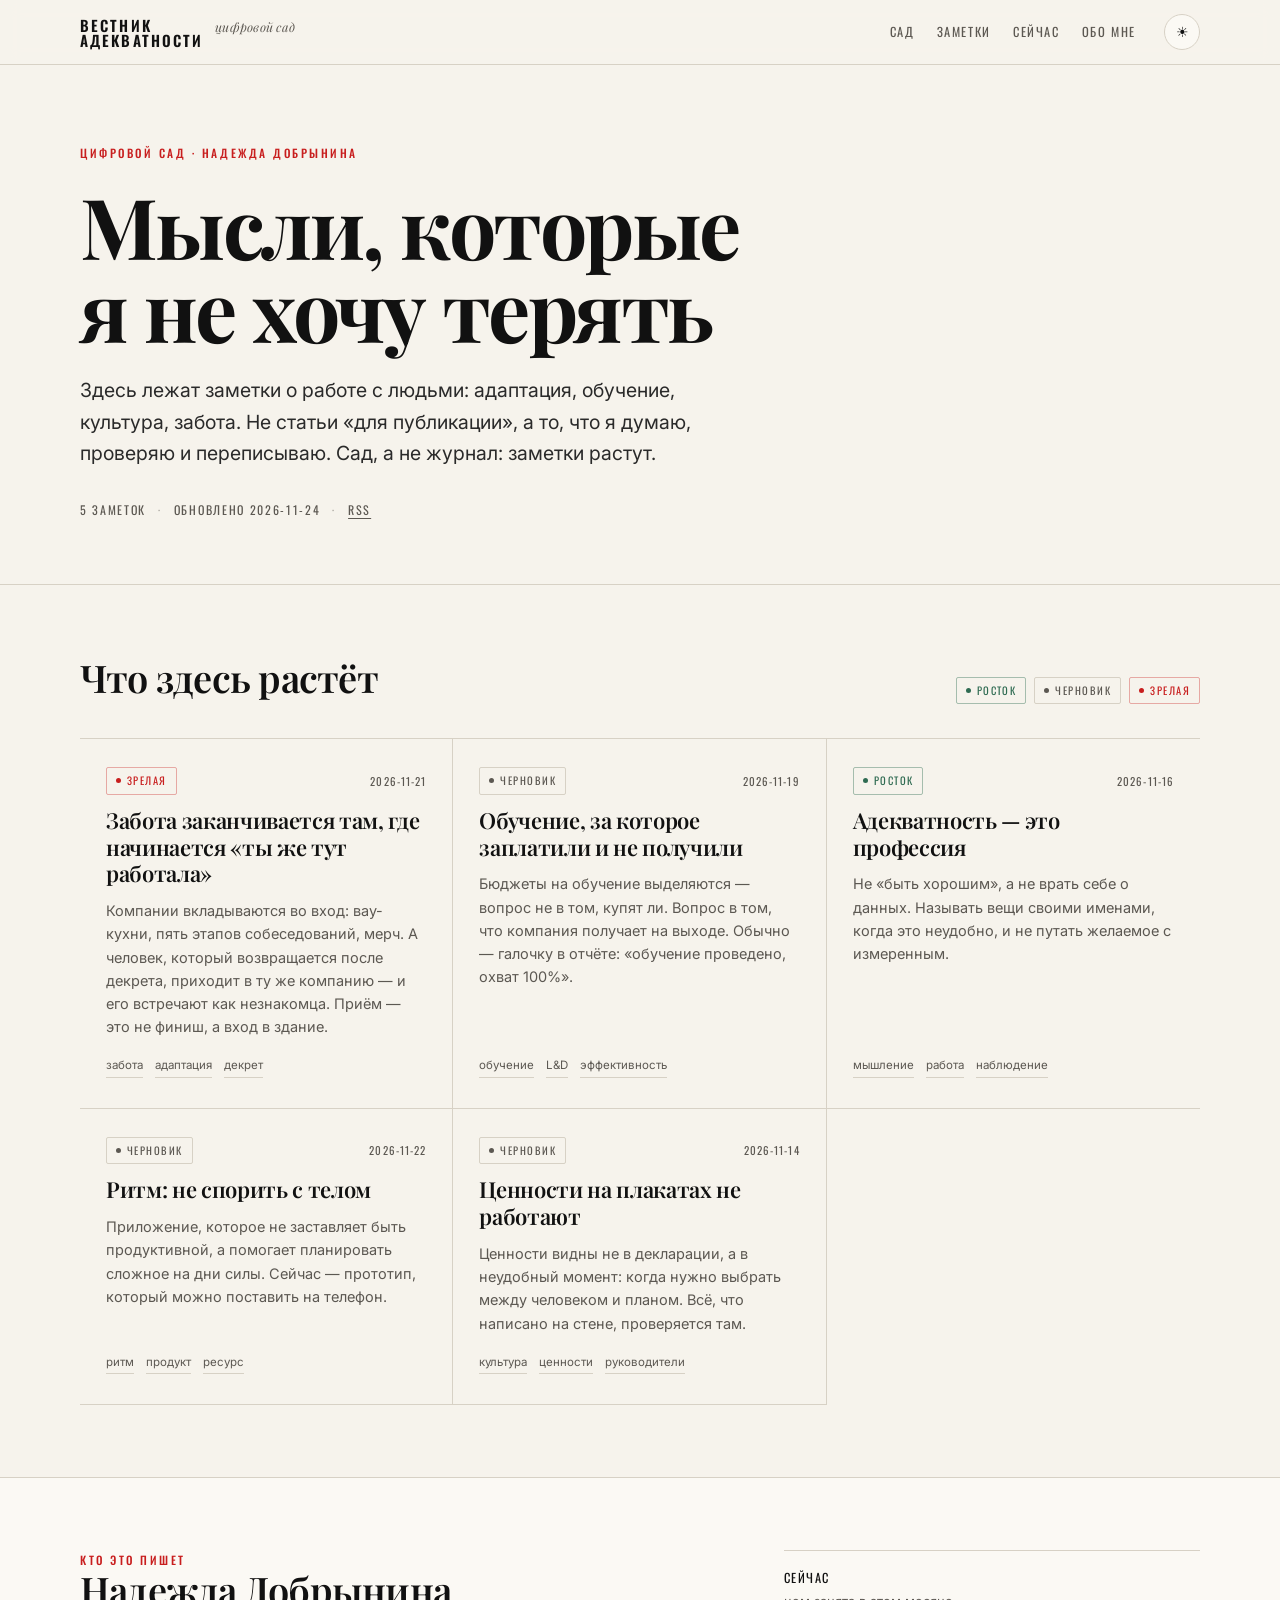
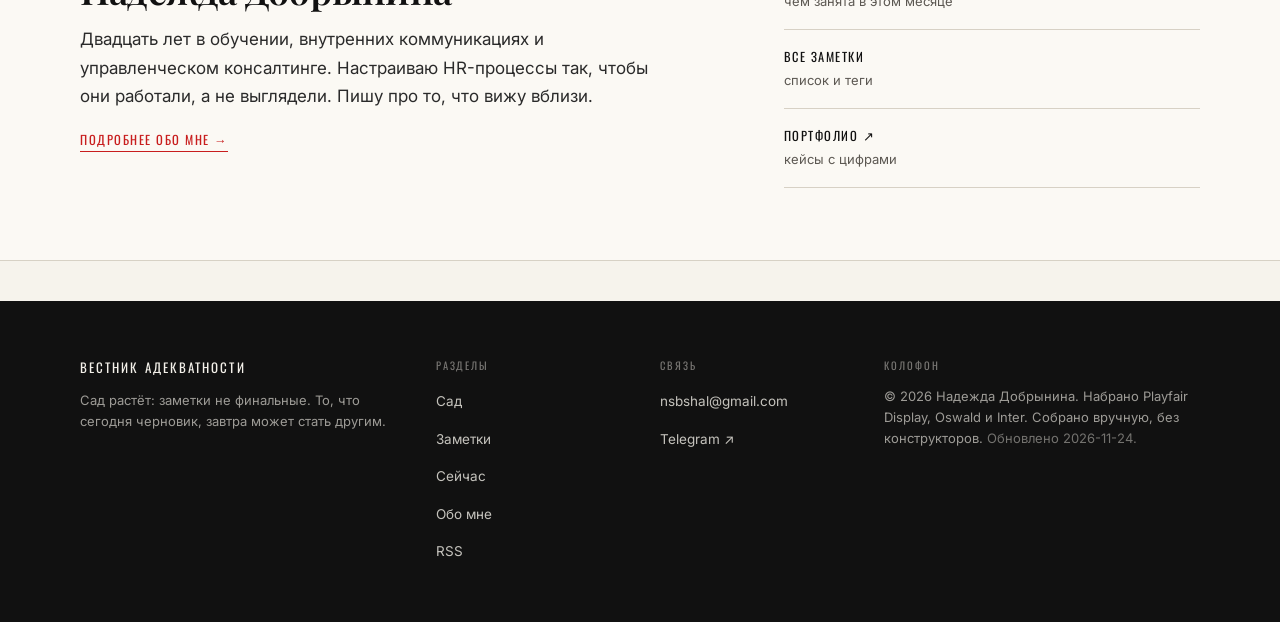
<file: index.html>
<!DOCTYPE html>
<html lang="ru" data-theme="light">
<head>
<meta charset="utf-8">
<meta name="viewport" content="width=device-width, initial-scale=1">
<title>Вестник адекватности — цифровой сад</title>
<meta name="description" content="Цифровой сад Надежды Добрыниной: заметки о работе с людьми, обучении и заботе без пафоса.">
<link rel="canonical" href="https://nsbshal-arch.github.io/sad/">
<meta property="og:type" content="website">
<meta property="og:title" content="Вестник адекватности — цифровой сад">
<meta property="og:description" content="Цифровой сад Надежды Добрыниной: заметки о работе с людьми, обучении и заботе без пафоса.">
<meta property="og:url" content="https://nsbshal-arch.github.io/sad/">
<meta property="og:site_name" content="Вестник адекватности">
<meta name="twitter:card" content="summary">
<link rel="alternate" type="application/rss+xml" title="Вестник адекватности" href="rss.xml">
<link rel="preconnect" href="https://fonts.googleapis.com">
<link rel="preconnect" href="https://fonts.gstatic.com" crossorigin>
<link href="https://fonts.googleapis.com/css2?family=Inter:wght@300;400;500;600&family=Oswald:wght@400;500;600&family=Playfair+Display:ital,wght@0,500;0,600;0,700;0,800;1,400&display=swap" rel="stylesheet">
<link rel="stylesheet" href="style.css">
<script>
  (function () {
    var t = null;
    try { t = localStorage.getItem("sad-theme"); } catch (e) {}
    if (!t && window.matchMedia && window.matchMedia("(prefers-color-scheme: dark)").matches) t = "dark";
    if (t) document.documentElement.setAttribute("data-theme", t);
  })();
</script>
</head>
<body>
<div class="progress" id="progress" aria-hidden="true"></div>
<header class="site-head">
  <div class="wrap head-inner">
    <a class="wordmark" href="index.html">
      <span class="wm-main">Вестник<br>адекватности</span>
      <span class="wm-sub">цифровой сад</span>
    </a>
    <nav class="site-nav"><a href="index.html">Сад</a><a href="notes.html">Заметки</a><a href="now.html">Сейчас</a><a href="about.html">Обо мне</a></nav>
    <button class="theme-toggle" id="themeToggle" aria-label="Сменить тему" title="Сменить тему">
      <span class="tt-sun">☀</span><span class="tt-moon">☾</span>
    </button>
  </div>
</header>

<main>
  <section class="hero">
    <div class="wrap">
      <div class="kicker">цифровой сад · Надежда Добрынина</div>
      <h1 class="hero-title">Мысли, которые<br>я&nbsp;не&nbsp;хочу терять</h1>
      <p class="hero-lead">Здесь лежат заметки о работе с людьми: адаптация, обучение, культура, забота. Не статьи «для публикации», а то, что я думаю, проверяю и переписываю. Сад, а не журнал: заметки растут.</p>
      <div class="hero-meta">
        <span>5 заметок</span>
        <span class="dot">·</span>
        <span>обновлено 2026-11-24</span>
        <span class="dot">·</span>
        <a href="rss.xml">RSS</a>
      </div>
    </div>
  </section>

  <section class="section">
    <div class="wrap">
      <div class="sec-head">
        <h2 class="sec-title">Что здесь растёт</h2>
        <div class="legend">
          <span class="chip chip-seed">росток</span>
          <span class="chip chip-draft">черновик</span>
          <span class="chip chip-ever">зрелая</span>
        </div>
      </div>
      <div class="notes-grid">
        <a class="note-card" href="notes/zabota-zakanchivaetsya.html">
          <div class="nc-top"><span class="chip chip-ever" title="Устоявшаяся заметка. Ссылаться можно.">зрелая</span><span class="nc-date">2026-11-21</span></div>
          <h3 class="nc-title">Забота заканчивается там, где начинается «ты же тут работала»</h3>
          <p class="nc-excerpt">Компании вкладываются во вход: вау-кухни, пять этапов собеседований, мерч. А человек, который возвращается после декрета, приходит в ту же компанию — и его встречают как незнакомца. Приём — это не финиш, а вход в здание.</p>
          <div class="nc-tags"><span class="tag">забота</span><span class="tag">адаптация</span><span class="tag">декрет</span></div>
        </a>
        <a class="note-card" href="notes/obuchenie-zaplatili.html">
          <div class="nc-top"><span class="chip chip-draft" title="Собрано, но не отшлифовано. Может поменяться.">черновик</span><span class="nc-date">2026-11-19</span></div>
          <h3 class="nc-title">Обучение, за которое заплатили и не получили</h3>
          <p class="nc-excerpt">Бюджеты на обучение выделяются — вопрос не в том, купят ли. Вопрос в том, что компания получает на выходе. Обычно — галочку в отчёте: «обучение проведено, охват 100%».</p>
          <div class="nc-tags"><span class="tag">обучение</span><span class="tag">L&amp;D</span><span class="tag">эффективность</span></div>
        </a>
        <a class="note-card" href="notes/adekvatnost-kak-professiya.html">
          <div class="nc-top"><span class="chip chip-seed" title="Заметка только проклюнулась: мысль есть, выводов пока нет.">росток</span><span class="nc-date">2026-11-16</span></div>
          <h3 class="nc-title">Адекватность — это профессия</h3>
          <p class="nc-excerpt">Не «быть хорошим», а не врать себе о данных. Называть вещи своими именами, когда это неудобно, и не путать желаемое с измеренным.</p>
          <div class="nc-tags"><span class="tag">мышление</span><span class="tag">работа</span><span class="tag">наблюдение</span></div>
        </a>
        <a class="note-card" href="notes/ritm-ne-sporit.html">
          <div class="nc-top"><span class="chip chip-draft" title="Собрано, но не отшлифовано. Может поменяться.">черновик</span><span class="nc-date">2026-11-22</span></div>
          <h3 class="nc-title">Ритм: не спорить с телом</h3>
          <p class="nc-excerpt">Приложение, которое не заставляет быть продуктивной, а помогает планировать сложное на дни силы. Сейчас — прототип, который можно поставить на телефон.</p>
          <div class="nc-tags"><span class="tag">ритм</span><span class="tag">продукт</span><span class="tag">ресурс</span></div>
        </a>
        <a class="note-card" href="notes/cennosti-na-plakatah.html">
          <div class="nc-top"><span class="chip chip-draft" title="Собрано, но не отшлифовано. Может поменяться.">черновик</span><span class="nc-date">2026-11-14</span></div>
          <h3 class="nc-title">Ценности на плакатах не работают</h3>
          <p class="nc-excerpt">Ценности видны не в декларации, а в неудобный момент: когда нужно выбрать между человеком и планом. Всё, что написано на стене, проверяется там.</p>
          <div class="nc-tags"><span class="tag">культура</span><span class="tag">ценности</span><span class="tag">руководители</span></div>
        </a>
      </div>
    </div>
  </section>

  <section class="section section-alt">
    <div class="wrap">
      <div class="about-strip">
        <div class="as-text">
          <div class="kicker">кто это пишет</div>
          <h2 class="sec-title">Надежда Добрынина</h2>
          <p>Двадцать лет в обучении, внутренних коммуникациях и управленческом консалтинге. Настраиваю HR-процессы так, чтобы они работали, а не выглядели. Пишу про то, что вижу вблизи.</p>
          <p><a class="link-arrow" href="about.html">Подробнее обо мне →</a></p>
        </div>
        <div class="as-links">
          <a class="quick" href="now.html"><span class="q-label">Сейчас</span><span class="q-text">чем занята в этом месяце</span></a>
          <a class="quick" href="notes.html"><span class="q-label">Все заметки</span><span class="q-text">список и теги</span></a>
          <a class="quick" href="https://nsbshal-arch.github.io/portfolio-v2/" target="_blank" rel="noopener"><span class="q-label">Портфолио ↗</span><span class="q-text">кейсы с цифрами</span></a>
        </div>
      </div>
    </div>
  </section>
</main>
<footer class="site-foot">
  <div class="wrap foot-inner">
    <div class="foot-col">
      <div class="foot-brand">Вестник адекватности</div>
      <p class="foot-note">Сад растёт: заметки не финальные. То, что сегодня черновик, завтра может стать другим.</p>
    </div>
    <div class="foot-col">
      <div class="foot-label">Разделы</div>
      <ul class="foot-list"><li><a href="index.html">Сад</a></li><li><a href="notes.html">Заметки</a></li><li><a href="now.html">Сейчас</a></li><li><a href="about.html">Обо мне</a></li><li><a href="rss.xml">RSS</a></li></ul>
    </div>
    <div class="foot-col">
      <div class="foot-label">Связь</div>
      <ul class="foot-list">
        <li><a href="mailto:nsbshal@gmail.com">nsbshal@gmail.com</a></li>
        <li><a href="https://t.me/vestnik_adekvatnosti" target="_blank" rel="noopener">Telegram ↗</a></li>
      </ul>
    </div>
    <div class="foot-col foot-col-wide">
      <div class="foot-label">Колофон</div>
      <p class="foot-note">© 2026 Надежда Добрынина. Набрано Playfair Display, Oswald и Inter. Собрано вручную, без конструкторов. <span class="foot-upd">Обновлено 2026-11-24.</span></p>
    </div>
  </div>
</footer>
<script src="script.js" defer></script>
</body>
</html>
</file>
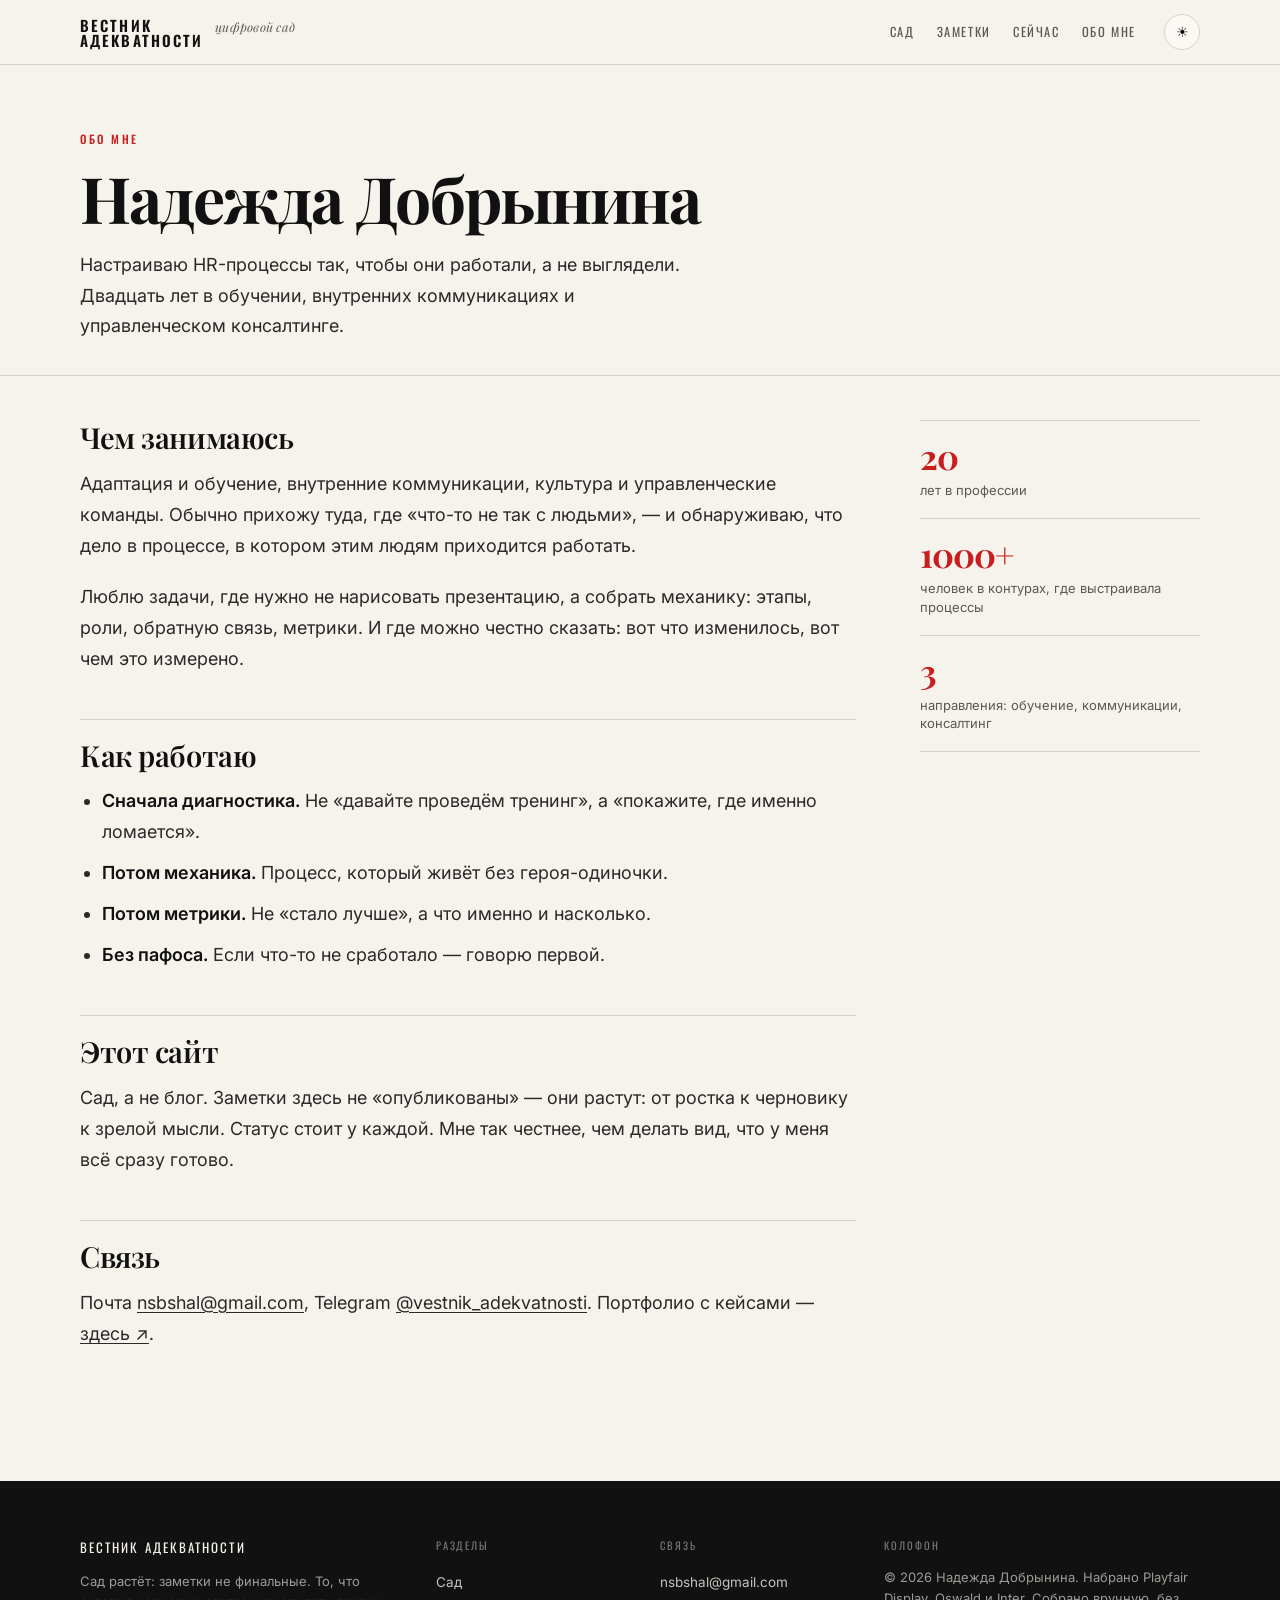
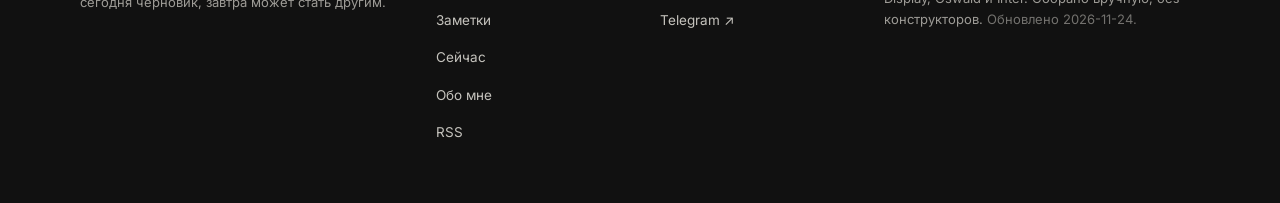
<file: about.html>
<!DOCTYPE html>
<html lang="ru" data-theme="light">
<head>
<meta charset="utf-8">
<meta name="viewport" content="width=device-width, initial-scale=1">
<title>Обо мне — Вестник адекватности</title>
<meta name="description" content="Цифровой сад Надежды Добрыниной: заметки о работе с людьми, обучении и заботе без пафоса.">
<link rel="canonical" href="https://nsbshal-arch.github.io/sad/about.html">
<meta property="og:type" content="website">
<meta property="og:title" content="Обо мне — Вестник адекватности">
<meta property="og:description" content="Цифровой сад Надежды Добрыниной: заметки о работе с людьми, обучении и заботе без пафоса.">
<meta property="og:url" content="https://nsbshal-arch.github.io/sad/about.html">
<meta property="og:site_name" content="Вестник адекватности">
<meta name="twitter:card" content="summary">
<link rel="alternate" type="application/rss+xml" title="Вестник адекватности" href="rss.xml">
<link rel="preconnect" href="https://fonts.googleapis.com">
<link rel="preconnect" href="https://fonts.gstatic.com" crossorigin>
<link href="https://fonts.googleapis.com/css2?family=Inter:wght@300;400;500;600&family=Oswald:wght@400;500;600&family=Playfair+Display:ital,wght@0,500;0,600;0,700;0,800;1,400&display=swap" rel="stylesheet">
<link rel="stylesheet" href="style.css">
<script>
  (function () {
    var t = null;
    try { t = localStorage.getItem("sad-theme"); } catch (e) {}
    if (!t && window.matchMedia && window.matchMedia("(prefers-color-scheme: dark)").matches) t = "dark";
    if (t) document.documentElement.setAttribute("data-theme", t);
  })();
</script>
</head>
<body>
<div class="progress" id="progress" aria-hidden="true"></div>
<header class="site-head">
  <div class="wrap head-inner">
    <a class="wordmark" href="index.html">
      <span class="wm-main">Вестник<br>адекватности</span>
      <span class="wm-sub">цифровой сад</span>
    </a>
    <nav class="site-nav"><a href="index.html">Сад</a><a href="notes.html">Заметки</a><a href="now.html">Сейчас</a><a href="about.html">Обо мне</a></nav>
    <button class="theme-toggle" id="themeToggle" aria-label="Сменить тему" title="Сменить тему">
      <span class="tt-sun">☀</span><span class="tt-moon">☾</span>
    </button>
  </div>
</header>

<main>
  <section class="page-head">
    <div class="wrap">
      <div class="kicker">обо мне</div>
      <h1 class="page-title">Надежда Добрынина</h1>
      <p class="page-lead">Настраиваю HR-процессы так, чтобы они работали, а не выглядели. Двадцать лет в обучении, внутренних коммуникациях и управленческом консалтинге.</p>
    </div>
  </section>
  <section class="section section-tight">
    <div class="wrap about-grid">
      <div class="prose">
        <h2>Чем занимаюсь</h2>
        <p>Адаптация и обучение, внутренние коммуникации, культура и управленческие команды. Обычно прихожу туда, где «что-то не так с людьми», — и обнаруживаю, что дело в процессе, в котором этим людям приходится работать.</p>
        <p>Люблю задачи, где нужно не нарисовать презентацию, а собрать механику: этапы, роли, обратную связь, метрики. И где можно честно сказать: вот что изменилось, вот чем это измерено.</p>

        <h2>Как работаю</h2>
        <ul>
          <li><b>Сначала диагностика.</b> Не «давайте проведём тренинг», а «покажите, где именно ломается».</li>
          <li><b>Потом механика.</b> Процесс, который живёт без героя-одиночки.</li>
          <li><b>Потом метрики.</b> Не «стало лучше», а что именно и насколько.</li>
          <li><b>Без пафоса.</b> Если что-то не сработало — говорю первой.</li>
        </ul>

        <h2>Этот сайт</h2>
        <p>Сад, а не блог. Заметки здесь не «опубликованы» — они растут: от ростка к черновику к зрелой мысли. Статус стоит у каждой. Мне так честнее, чем делать вид, что у меня всё сразу готово.</p>

        <h2>Связь</h2>
        <p>Почта <a href="mailto:nsbshal@gmail.com">nsbshal@gmail.com</a>, Telegram <a href="https://t.me/vestnik_adekvatnosti" target="_blank" rel="noopener">@vestnik_adekvatnosti</a>. Портфолио с кейсами — <a href="https://nsbshal-arch.github.io/portfolio-v2/" target="_blank" rel="noopener">здесь ↗</a>.</p>
      </div>
      <aside class="about-side">
        <div class="fact"><span class="f-num">20</span><span class="f-lab">лет в профессии</span></div>
        <div class="fact"><span class="f-num">1000+</span><span class="f-lab">человек в контурах, где выстраивала процессы</span></div>
        <div class="fact"><span class="f-num">3</span><span class="f-lab">направления: обучение, коммуникации, консалтинг</span></div>
      </aside>
    </div>
  </section>
</main>
<footer class="site-foot">
  <div class="wrap foot-inner">
    <div class="foot-col">
      <div class="foot-brand">Вестник адекватности</div>
      <p class="foot-note">Сад растёт: заметки не финальные. То, что сегодня черновик, завтра может стать другим.</p>
    </div>
    <div class="foot-col">
      <div class="foot-label">Разделы</div>
      <ul class="foot-list"><li><a href="index.html">Сад</a></li><li><a href="notes.html">Заметки</a></li><li><a href="now.html">Сейчас</a></li><li><a href="about.html">Обо мне</a></li><li><a href="rss.xml">RSS</a></li></ul>
    </div>
    <div class="foot-col">
      <div class="foot-label">Связь</div>
      <ul class="foot-list">
        <li><a href="mailto:nsbshal@gmail.com">nsbshal@gmail.com</a></li>
        <li><a href="https://t.me/vestnik_adekvatnosti" target="_blank" rel="noopener">Telegram ↗</a></li>
      </ul>
    </div>
    <div class="foot-col foot-col-wide">
      <div class="foot-label">Колофон</div>
      <p class="foot-note">© 2026 Надежда Добрынина. Набрано Playfair Display, Oswald и Inter. Собрано вручную, без конструкторов. <span class="foot-upd">Обновлено 2026-11-24.</span></p>
    </div>
  </div>
</footer>
<script src="script.js" defer></script>
</body>
</html>
</file>
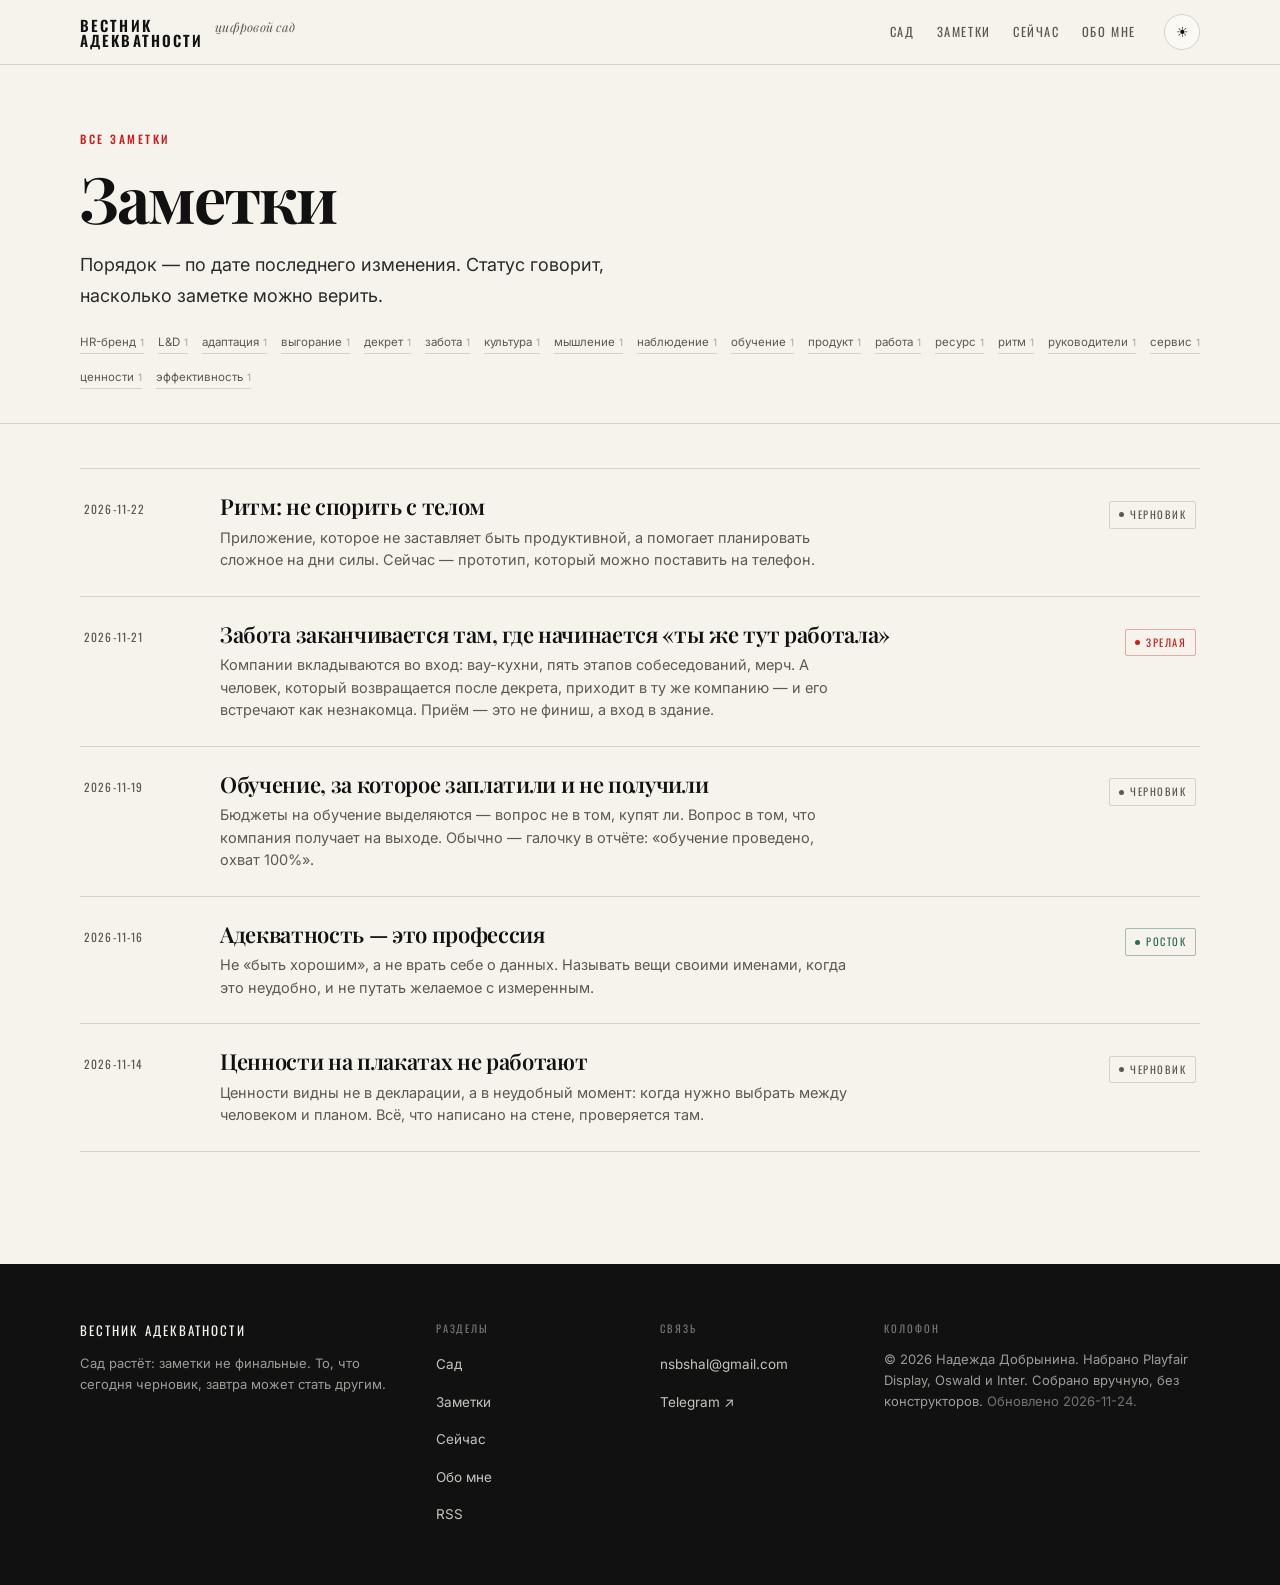
<file: notes.html>
<!DOCTYPE html>
<html lang="ru" data-theme="light">
<head>
<meta charset="utf-8">
<meta name="viewport" content="width=device-width, initial-scale=1">
<title>Заметки — Вестник адекватности</title>
<meta name="description" content="Цифровой сад Надежды Добрыниной: заметки о работе с людьми, обучении и заботе без пафоса.">
<link rel="canonical" href="https://nsbshal-arch.github.io/sad/notes.html">
<meta property="og:type" content="website">
<meta property="og:title" content="Заметки — Вестник адекватности">
<meta property="og:description" content="Цифровой сад Надежды Добрыниной: заметки о работе с людьми, обучении и заботе без пафоса.">
<meta property="og:url" content="https://nsbshal-arch.github.io/sad/notes.html">
<meta property="og:site_name" content="Вестник адекватности">
<meta name="twitter:card" content="summary">
<link rel="alternate" type="application/rss+xml" title="Вестник адекватности" href="rss.xml">
<link rel="preconnect" href="https://fonts.googleapis.com">
<link rel="preconnect" href="https://fonts.gstatic.com" crossorigin>
<link href="https://fonts.googleapis.com/css2?family=Inter:wght@300;400;500;600&family=Oswald:wght@400;500;600&family=Playfair+Display:ital,wght@0,500;0,600;0,700;0,800;1,400&display=swap" rel="stylesheet">
<link rel="stylesheet" href="style.css">
<script>
  (function () {
    var t = null;
    try { t = localStorage.getItem("sad-theme"); } catch (e) {}
    if (!t && window.matchMedia && window.matchMedia("(prefers-color-scheme: dark)").matches) t = "dark";
    if (t) document.documentElement.setAttribute("data-theme", t);
  })();
</script>
</head>
<body>
<div class="progress" id="progress" aria-hidden="true"></div>
<header class="site-head">
  <div class="wrap head-inner">
    <a class="wordmark" href="index.html">
      <span class="wm-main">Вестник<br>адекватности</span>
      <span class="wm-sub">цифровой сад</span>
    </a>
    <nav class="site-nav"><a href="index.html">Сад</a><a href="notes.html">Заметки</a><a href="now.html">Сейчас</a><a href="about.html">Обо мне</a></nav>
    <button class="theme-toggle" id="themeToggle" aria-label="Сменить тему" title="Сменить тему">
      <span class="tt-sun">☀</span><span class="tt-moon">☾</span>
    </button>
  </div>
</header>

<main>
  <section class="page-head">
    <div class="wrap">
      <div class="kicker">все заметки</div>
      <h1 class="page-title">Заметки</h1>
      <p class="page-lead">Порядок — по дате последнего изменения. Статус говорит, насколько заметке можно верить.</p>
      <div class="tag-cloud"><span class="tag">HR-бренд<i>1</i></span><span class="tag">L&amp;D<i>1</i></span><span class="tag">адаптация<i>1</i></span><span class="tag">выгорание<i>1</i></span><span class="tag">декрет<i>1</i></span><span class="tag">забота<i>1</i></span><span class="tag">культура<i>1</i></span><span class="tag">мышление<i>1</i></span><span class="tag">наблюдение<i>1</i></span><span class="tag">обучение<i>1</i></span><span class="tag">продукт<i>1</i></span><span class="tag">работа<i>1</i></span><span class="tag">ресурс<i>1</i></span><span class="tag">ритм<i>1</i></span><span class="tag">руководители<i>1</i></span><span class="tag">сервис<i>1</i></span><span class="tag">ценности<i>1</i></span><span class="tag">эффективность<i>1</i></span></div>
    </div>
  </section>
  <section class="section section-tight">
    <div class="wrap">
      <div class="notes-list">
        <a class="note-row" href="notes/ritm-ne-sporit.html">
          <span class="nr-date">2026-11-22</span>
          <span class="nr-body">
            <span class="nr-title">Ритм: не спорить с телом</span>
            <span class="nr-excerpt">Приложение, которое не заставляет быть продуктивной, а помогает планировать сложное на дни силы. Сейчас — прототип, который можно поставить на телефон.</span>
          </span>
          <span class="nr-status"><span class="chip chip-draft" title="Собрано, но не отшлифовано. Может поменяться.">черновик</span></span>
        </a>
        <a class="note-row" href="notes/zabota-zakanchivaetsya.html">
          <span class="nr-date">2026-11-21</span>
          <span class="nr-body">
            <span class="nr-title">Забота заканчивается там, где начинается «ты же тут работала»</span>
            <span class="nr-excerpt">Компании вкладываются во вход: вау-кухни, пять этапов собеседований, мерч. А человек, который возвращается после декрета, приходит в ту же компанию — и его встречают как незнакомца. Приём — это не финиш, а вход в здание.</span>
          </span>
          <span class="nr-status"><span class="chip chip-ever" title="Устоявшаяся заметка. Ссылаться можно.">зрелая</span></span>
        </a>
        <a class="note-row" href="notes/obuchenie-zaplatili.html">
          <span class="nr-date">2026-11-19</span>
          <span class="nr-body">
            <span class="nr-title">Обучение, за которое заплатили и не получили</span>
            <span class="nr-excerpt">Бюджеты на обучение выделяются — вопрос не в том, купят ли. Вопрос в том, что компания получает на выходе. Обычно — галочку в отчёте: «обучение проведено, охват 100%».</span>
          </span>
          <span class="nr-status"><span class="chip chip-draft" title="Собрано, но не отшлифовано. Может поменяться.">черновик</span></span>
        </a>
        <a class="note-row" href="notes/adekvatnost-kak-professiya.html">
          <span class="nr-date">2026-11-16</span>
          <span class="nr-body">
            <span class="nr-title">Адекватность — это профессия</span>
            <span class="nr-excerpt">Не «быть хорошим», а не врать себе о данных. Называть вещи своими именами, когда это неудобно, и не путать желаемое с измеренным.</span>
          </span>
          <span class="nr-status"><span class="chip chip-seed" title="Заметка только проклюнулась: мысль есть, выводов пока нет.">росток</span></span>
        </a>
        <a class="note-row" href="notes/cennosti-na-plakatah.html">
          <span class="nr-date">2026-11-14</span>
          <span class="nr-body">
            <span class="nr-title">Ценности на плакатах не работают</span>
            <span class="nr-excerpt">Ценности видны не в декларации, а в неудобный момент: когда нужно выбрать между человеком и планом. Всё, что написано на стене, проверяется там.</span>
          </span>
          <span class="nr-status"><span class="chip chip-draft" title="Собрано, но не отшлифовано. Может поменяться.">черновик</span></span>
        </a>
      </div>
    </div>
  </section>
</main>
<footer class="site-foot">
  <div class="wrap foot-inner">
    <div class="foot-col">
      <div class="foot-brand">Вестник адекватности</div>
      <p class="foot-note">Сад растёт: заметки не финальные. То, что сегодня черновик, завтра может стать другим.</p>
    </div>
    <div class="foot-col">
      <div class="foot-label">Разделы</div>
      <ul class="foot-list"><li><a href="index.html">Сад</a></li><li><a href="notes.html">Заметки</a></li><li><a href="now.html">Сейчас</a></li><li><a href="about.html">Обо мне</a></li><li><a href="rss.xml">RSS</a></li></ul>
    </div>
    <div class="foot-col">
      <div class="foot-label">Связь</div>
      <ul class="foot-list">
        <li><a href="mailto:nsbshal@gmail.com">nsbshal@gmail.com</a></li>
        <li><a href="https://t.me/vestnik_adekvatnosti" target="_blank" rel="noopener">Telegram ↗</a></li>
      </ul>
    </div>
    <div class="foot-col foot-col-wide">
      <div class="foot-label">Колофон</div>
      <p class="foot-note">© 2026 Надежда Добрынина. Набрано Playfair Display, Oswald и Inter. Собрано вручную, без конструкторов. <span class="foot-upd">Обновлено 2026-11-24.</span></p>
    </div>
  </div>
</footer>
<script src="script.js" defer></script>
</body>
</html>
</file>
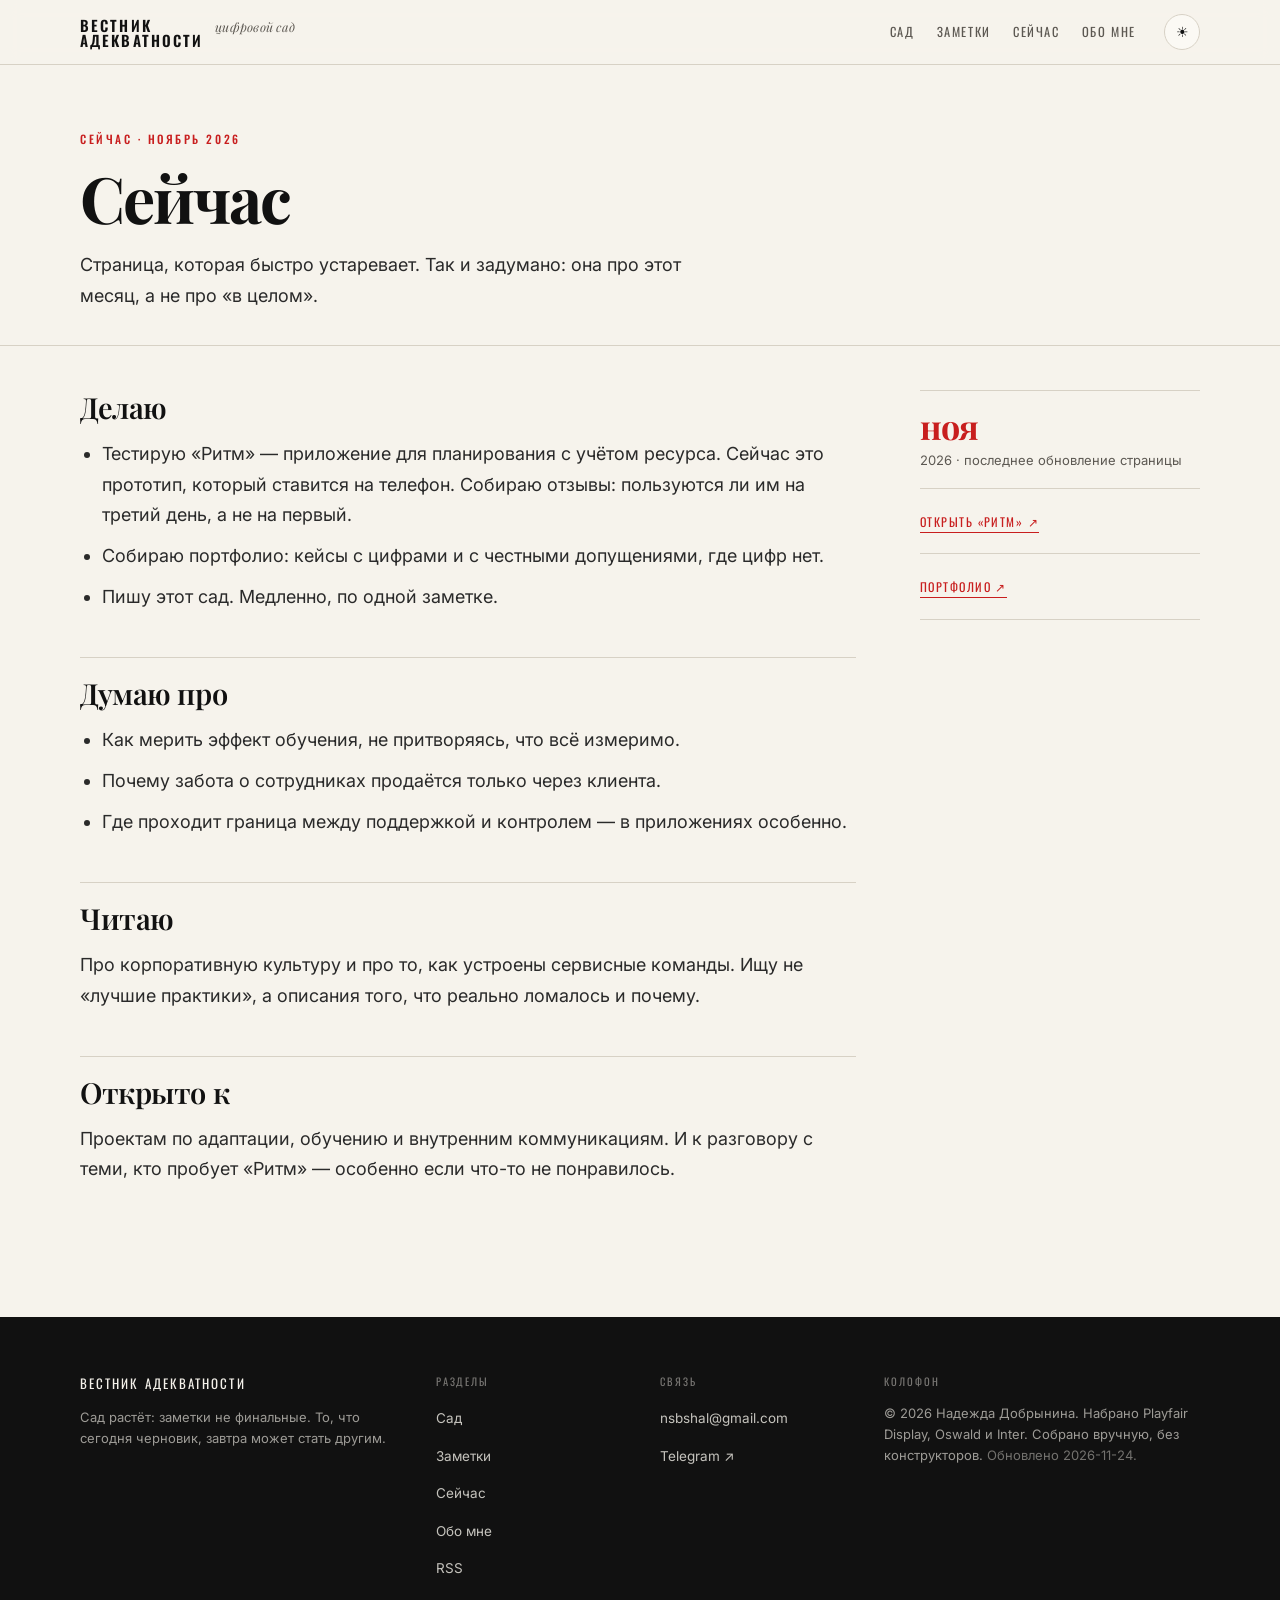
<file: now.html>
<!DOCTYPE html>
<html lang="ru" data-theme="light">
<head>
<meta charset="utf-8">
<meta name="viewport" content="width=device-width, initial-scale=1">
<title>Сейчас — Вестник адекватности</title>
<meta name="description" content="Цифровой сад Надежды Добрыниной: заметки о работе с людьми, обучении и заботе без пафоса.">
<link rel="canonical" href="https://nsbshal-arch.github.io/sad/now.html">
<meta property="og:type" content="website">
<meta property="og:title" content="Сейчас — Вестник адекватности">
<meta property="og:description" content="Цифровой сад Надежды Добрыниной: заметки о работе с людьми, обучении и заботе без пафоса.">
<meta property="og:url" content="https://nsbshal-arch.github.io/sad/now.html">
<meta property="og:site_name" content="Вестник адекватности">
<meta name="twitter:card" content="summary">
<link rel="alternate" type="application/rss+xml" title="Вестник адекватности" href="rss.xml">
<link rel="preconnect" href="https://fonts.googleapis.com">
<link rel="preconnect" href="https://fonts.gstatic.com" crossorigin>
<link href="https://fonts.googleapis.com/css2?family=Inter:wght@300;400;500;600&family=Oswald:wght@400;500;600&family=Playfair+Display:ital,wght@0,500;0,600;0,700;0,800;1,400&display=swap" rel="stylesheet">
<link rel="stylesheet" href="style.css">
<script>
  (function () {
    var t = null;
    try { t = localStorage.getItem("sad-theme"); } catch (e) {}
    if (!t && window.matchMedia && window.matchMedia("(prefers-color-scheme: dark)").matches) t = "dark";
    if (t) document.documentElement.setAttribute("data-theme", t);
  })();
</script>
</head>
<body>
<div class="progress" id="progress" aria-hidden="true"></div>
<header class="site-head">
  <div class="wrap head-inner">
    <a class="wordmark" href="index.html">
      <span class="wm-main">Вестник<br>адекватности</span>
      <span class="wm-sub">цифровой сад</span>
    </a>
    <nav class="site-nav"><a href="index.html">Сад</a><a href="notes.html">Заметки</a><a href="now.html">Сейчас</a><a href="about.html">Обо мне</a></nav>
    <button class="theme-toggle" id="themeToggle" aria-label="Сменить тему" title="Сменить тему">
      <span class="tt-sun">☀</span><span class="tt-moon">☾</span>
    </button>
  </div>
</header>

<main>
  <section class="page-head">
    <div class="wrap">
      <div class="kicker">сейчас · ноябрь 2026</div>
      <h1 class="page-title">Сейчас</h1>
      <p class="page-lead">Страница, которая быстро устаревает. Так и задумано: она про этот месяц, а не про «в целом».</p>
    </div>
  </section>
  <section class="section section-tight">
    <div class="wrap about-grid">
      <div class="prose">
        <h2>Делаю</h2>
        <ul>
          <li>Тестирую «Ритм» — приложение для планирования с учётом ресурса. Сейчас это прототип, который ставится на телефон. Собираю отзывы: пользуются ли им на третий день, а не на первый.</li>
          <li>Собираю портфолио: кейсы с цифрами и с честными допущениями, где цифр нет.</li>
          <li>Пишу этот сад. Медленно, по одной заметке.</li>
        </ul>

        <h2>Думаю про</h2>
        <ul>
          <li>Как мерить эффект обучения, не притворяясь, что всё измеримо.</li>
          <li>Почему забота о сотрудниках продаётся только через клиента.</li>
          <li>Где проходит граница между поддержкой и контролем — в приложениях особенно.</li>
        </ul>

        <h2>Читаю</h2>
        <p>Про корпоративную культуру и про то, как устроены сервисные команды. Ищу не «лучшие практики», а описания того, что реально ломалось и почему.</p>

        <h2>Открыто к</h2>
        <p>Проектам по адаптации, обучению и внутренним коммуникациям. И к разговору с теми, кто пробует «Ритм» — особенно если что-то не понравилось.</p>
      </div>
      <aside class="about-side">
        <div class="fact"><span class="f-num">ноя</span><span class="f-lab">2026 · последнее обновление страницы</span></div>
        <div class="fact"><a class="link-arrow" href="https://nsbshal-arch.github.io/ritm/" target="_blank" rel="noopener">Открыть «Ритм» ↗</a></div>
        <div class="fact"><a class="link-arrow" href="https://nsbshal-arch.github.io/portfolio-v2/" target="_blank" rel="noopener">Портфолио ↗</a></div>
      </aside>
    </div>
  </section>
</main>
<footer class="site-foot">
  <div class="wrap foot-inner">
    <div class="foot-col">
      <div class="foot-brand">Вестник адекватности</div>
      <p class="foot-note">Сад растёт: заметки не финальные. То, что сегодня черновик, завтра может стать другим.</p>
    </div>
    <div class="foot-col">
      <div class="foot-label">Разделы</div>
      <ul class="foot-list"><li><a href="index.html">Сад</a></li><li><a href="notes.html">Заметки</a></li><li><a href="now.html">Сейчас</a></li><li><a href="about.html">Обо мне</a></li><li><a href="rss.xml">RSS</a></li></ul>
    </div>
    <div class="foot-col">
      <div class="foot-label">Связь</div>
      <ul class="foot-list">
        <li><a href="mailto:nsbshal@gmail.com">nsbshal@gmail.com</a></li>
        <li><a href="https://t.me/vestnik_adekvatnosti" target="_blank" rel="noopener">Telegram ↗</a></li>
      </ul>
    </div>
    <div class="foot-col foot-col-wide">
      <div class="foot-label">Колофон</div>
      <p class="foot-note">© 2026 Надежда Добрынина. Набрано Playfair Display, Oswald и Inter. Собрано вручную, без конструкторов. <span class="foot-upd">Обновлено 2026-11-24.</span></p>
    </div>
  </div>
</footer>
<script src="script.js" defer></script>
</body>
</html>
</file>
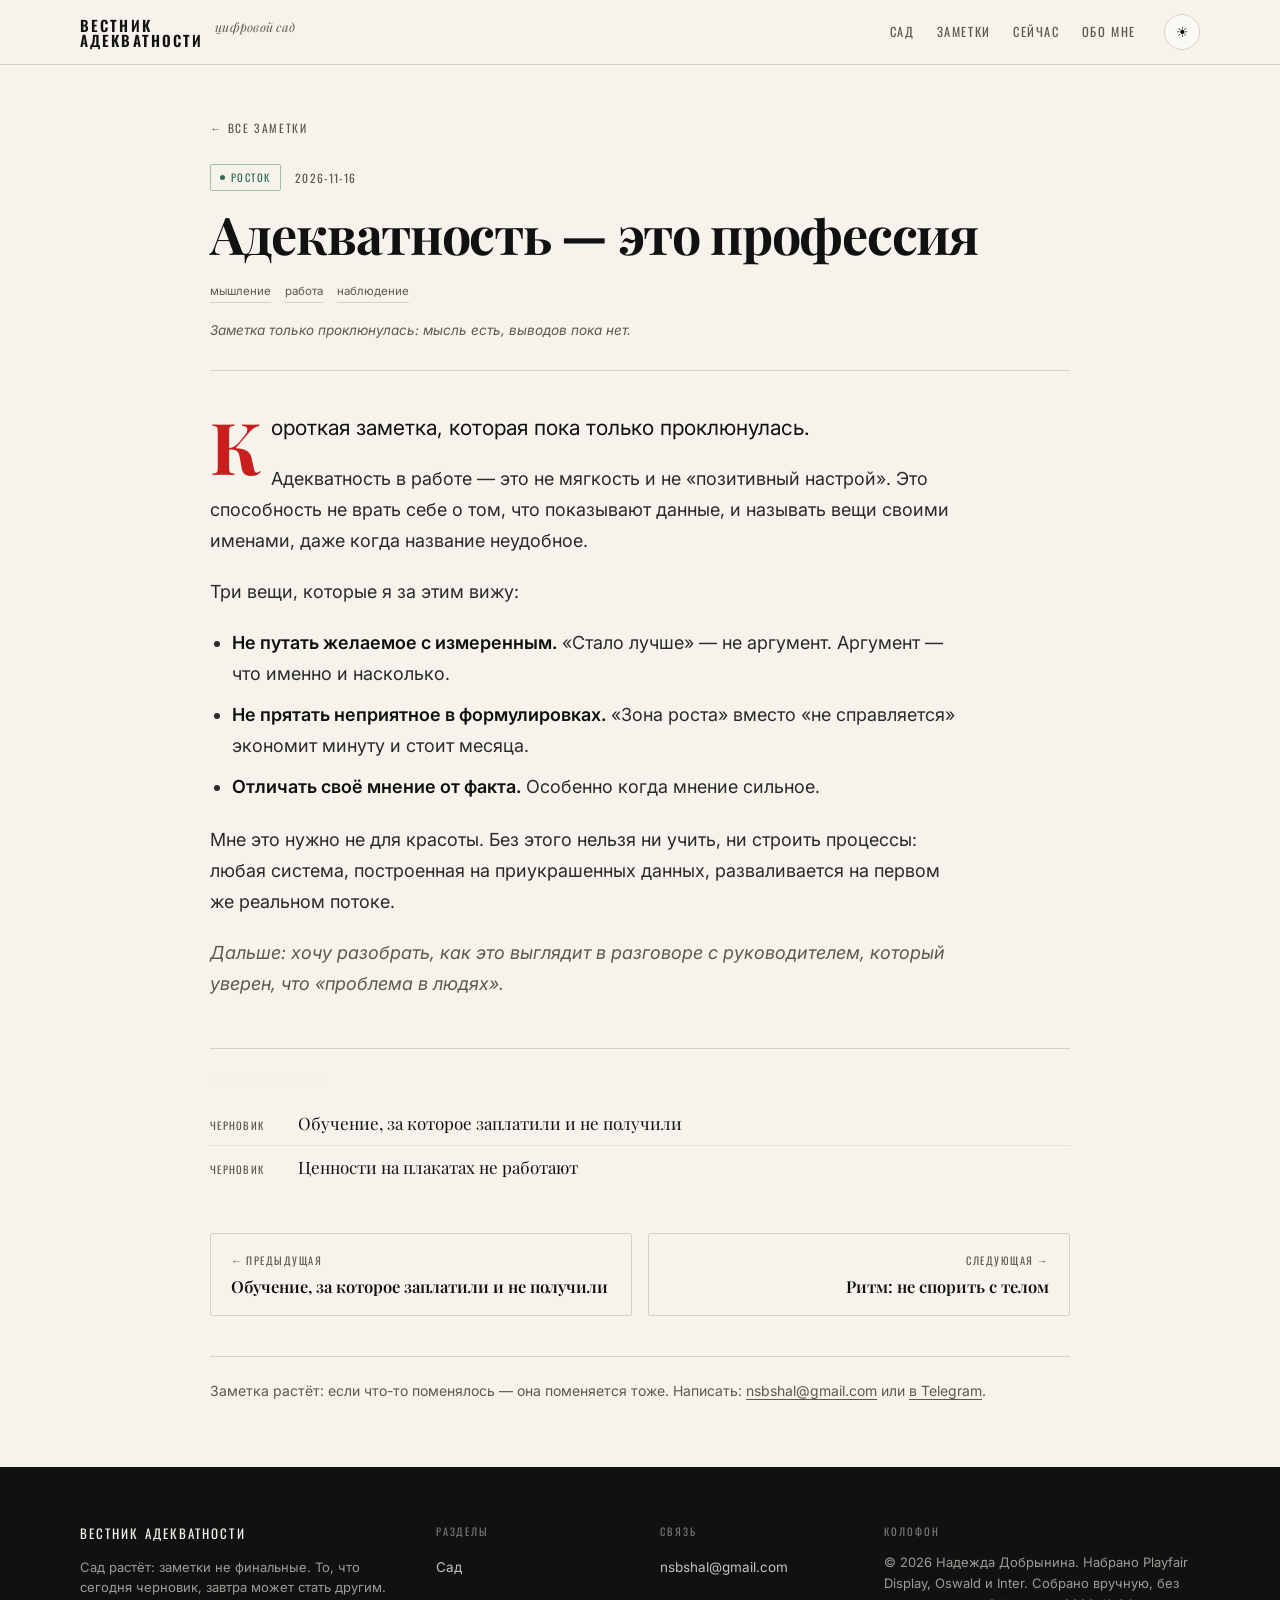
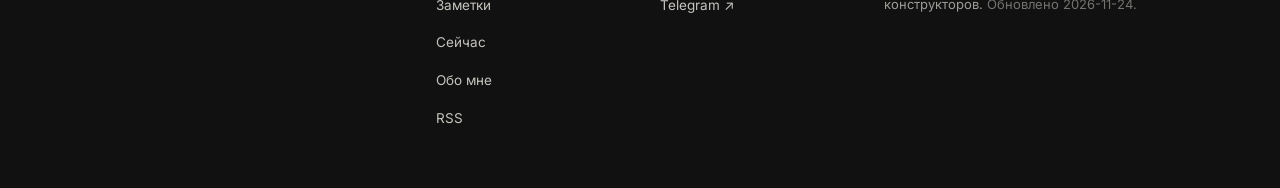
<file: notes/adekvatnost-kak-professiya.html>
<!DOCTYPE html>
<html lang="ru" data-theme="light">
<head>
<meta charset="utf-8">
<meta name="viewport" content="width=device-width, initial-scale=1">
<title>Адекватность — это профессия — Вестник адекватности</title>
<meta name="description" content="Не «быть хорошим», а не врать себе о данных. Называть вещи своими именами, когда это неудобно, и не путать желаемое с измеренным.">
<link rel="canonical" href="https://nsbshal-arch.github.io/sad/notes/adekvatnost-kak-professiya.html">
<meta property="og:type" content="website">
<meta property="og:title" content="Адекватность — это профессия — Вестник адекватности">
<meta property="og:description" content="Не «быть хорошим», а не врать себе о данных. Называть вещи своими именами, когда это неудобно, и не путать желаемое с измеренным.">
<meta property="og:url" content="https://nsbshal-arch.github.io/sad/notes/adekvatnost-kak-professiya.html">
<meta property="og:site_name" content="Вестник адекватности">
<meta name="twitter:card" content="summary">
<link rel="alternate" type="application/rss+xml" title="Вестник адекватности" href="../rss.xml">
<link rel="preconnect" href="https://fonts.googleapis.com">
<link rel="preconnect" href="https://fonts.gstatic.com" crossorigin>
<link href="https://fonts.googleapis.com/css2?family=Inter:wght@300;400;500;600&family=Oswald:wght@400;500;600&family=Playfair+Display:ital,wght@0,500;0,600;0,700;0,800;1,400&display=swap" rel="stylesheet">
<link rel="stylesheet" href="../style.css">
<script>
  (function () {
    var t = null;
    try { t = localStorage.getItem("sad-theme"); } catch (e) {}
    if (!t && window.matchMedia && window.matchMedia("(prefers-color-scheme: dark)").matches) t = "dark";
    if (t) document.documentElement.setAttribute("data-theme", t);
  })();
</script>
</head>
<body>
<div class="progress" id="progress" aria-hidden="true"></div>
<header class="site-head">
  <div class="wrap head-inner">
    <a class="wordmark" href="../index.html">
      <span class="wm-main">Вестник<br>адекватности</span>
      <span class="wm-sub">цифровой сад</span>
    </a>
    <nav class="site-nav"><a href="../index.html">Сад</a><a href="../notes.html">Заметки</a><a href="../now.html">Сейчас</a><a href="../about.html">Обо мне</a></nav>
    <button class="theme-toggle" id="themeToggle" aria-label="Сменить тему" title="Сменить тему">
      <span class="tt-sun">☀</span><span class="tt-moon">☾</span>
    </button>
  </div>
</header>

<main>
  <article class="note">
    <div class="wrap note-wrap">
      <div class="note-head">
        <a class="back" href="../notes.html">← все заметки</a>
        <div class="note-meta"><span class="chip chip-seed" title="Заметка только проклюнулась: мысль есть, выводов пока нет.">росток</span><span class="nm-date">2026-11-16</span></div>
        <h1 class="note-title">Адекватность — это профессия</h1>
        <div class="note-tags"><span class="tag">мышление</span><span class="tag">работа</span><span class="tag">наблюдение</span></div>
        <p class="status-hint">Заметка только проклюнулась: мысль есть, выводов пока нет.</p>
      </div>
      <div class="prose">

<p class="lead">Короткая заметка, которая пока только проклюнулась.</p>

<p>Адекватность в работе — это не мягкость и не «позитивный настрой». Это способность не врать себе о том, что показывают данные, и называть вещи своими именами, даже когда название неудобное.</p>

<p>Три вещи, которые я за этим вижу:</p>

<ul>
  <li><b>Не путать желаемое с измеренным.</b> «Стало лучше» — не аргумент. Аргумент — что именно и насколько.</li>
  <li><b>Не прятать неприятное в формулировках.</b> «Зона роста» вместо «не справляется» экономит минуту и стоит месяца.</li>
  <li><b>Отличать своё мнение от факта.</b> Особенно когда мнение сильное.</li>
</ul>

<p>Мне это нужно не для красоты. Без этого нельзя ни учить, ни строить процессы: любая система, построенная на приукрашенных данных, разваливается на первом же реальном потоке.</p>

<p><i>Дальше: хочу разобрать, как это выглядит в разговоре с руководителем, который уверен, что «проблема в людях».</i></p>

      </div>
      
      <aside class="related">
        <div class="foot-label">Связанные заметки</div>
        <a class="rel" href="obuchenie-zaplatili.html"><span class="rel-st">черновик</span><span class="rel-t">Обучение, за которое заплатили и не получили</span></a><a class="rel" href="cennosti-na-plakatah.html"><span class="rel-st">черновик</span><span class="rel-t">Ценности на плакатах не работают</span></a>
      </aside>
      <nav class="pn-nav"><a class="pn prev" href="obuchenie-zaplatili.html"><span>← предыдущая</span><b>Обучение, за которое заплатили и не получили</b></a><a class="pn next" href="ritm-ne-sporit.html"><span>следующая →</span><b>Ритм: не спорить с телом</b></a></nav>
      <div class="note-foot">
        <p>Заметка растёт: если что-то поменялось — она поменяется тоже. Написать: <a href="mailto:nsbshal@gmail.com">nsbshal@gmail.com</a> или <a href="https://t.me/vestnik_adekvatnosti" target="_blank" rel="noopener">в Telegram</a>.</p>
      </div>
    </div>
  </article>
</main>
<footer class="site-foot">
  <div class="wrap foot-inner">
    <div class="foot-col">
      <div class="foot-brand">Вестник адекватности</div>
      <p class="foot-note">Сад растёт: заметки не финальные. То, что сегодня черновик, завтра может стать другим.</p>
    </div>
    <div class="foot-col">
      <div class="foot-label">Разделы</div>
      <ul class="foot-list"><li><a href="../index.html">Сад</a></li><li><a href="../notes.html">Заметки</a></li><li><a href="../now.html">Сейчас</a></li><li><a href="../about.html">Обо мне</a></li><li><a href="../rss.xml">RSS</a></li></ul>
    </div>
    <div class="foot-col">
      <div class="foot-label">Связь</div>
      <ul class="foot-list">
        <li><a href="mailto:nsbshal@gmail.com">nsbshal@gmail.com</a></li>
        <li><a href="https://t.me/vestnik_adekvatnosti" target="_blank" rel="noopener">Telegram ↗</a></li>
      </ul>
    </div>
    <div class="foot-col foot-col-wide">
      <div class="foot-label">Колофон</div>
      <p class="foot-note">© 2026 Надежда Добрынина. Набрано Playfair Display, Oswald и Inter. Собрано вручную, без конструкторов. <span class="foot-upd">Обновлено 2026-11-24.</span></p>
    </div>
  </div>
</footer>
<script src="../script.js" defer></script>
</body>
</html>
</file>
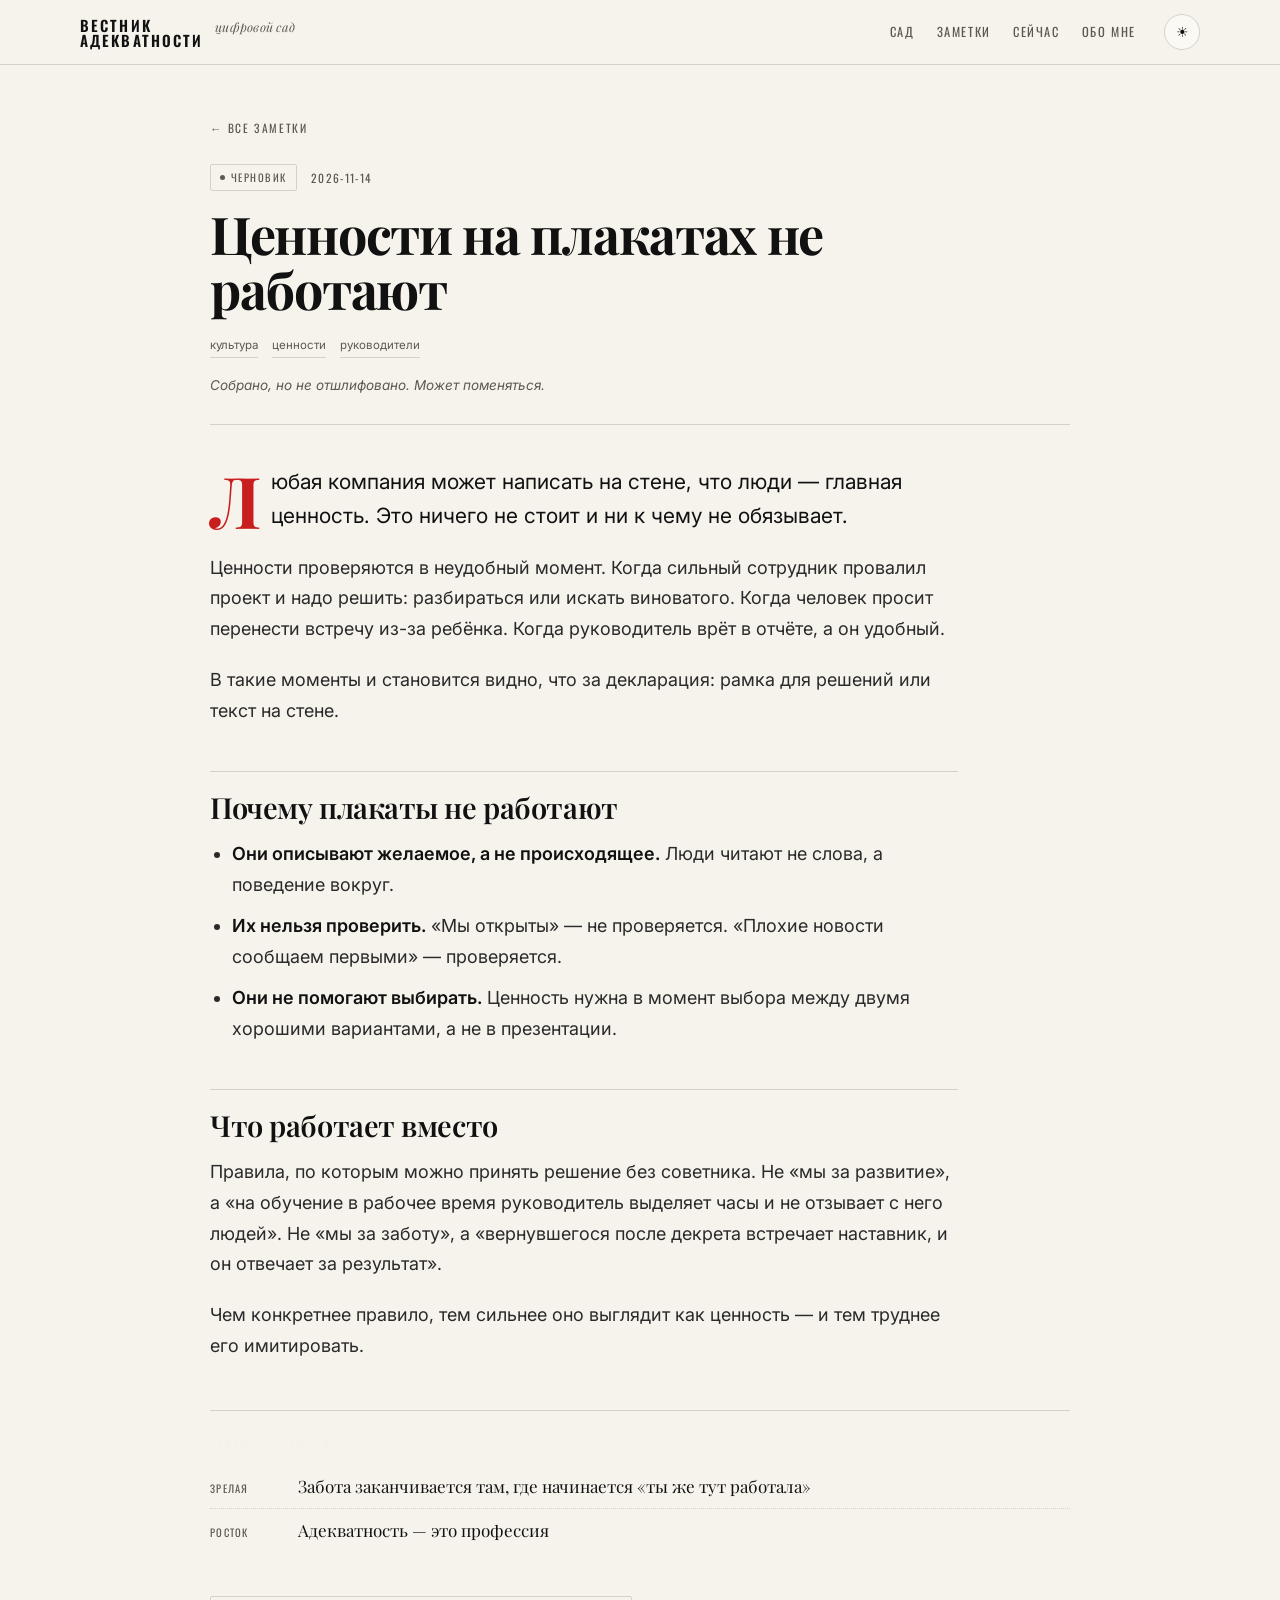
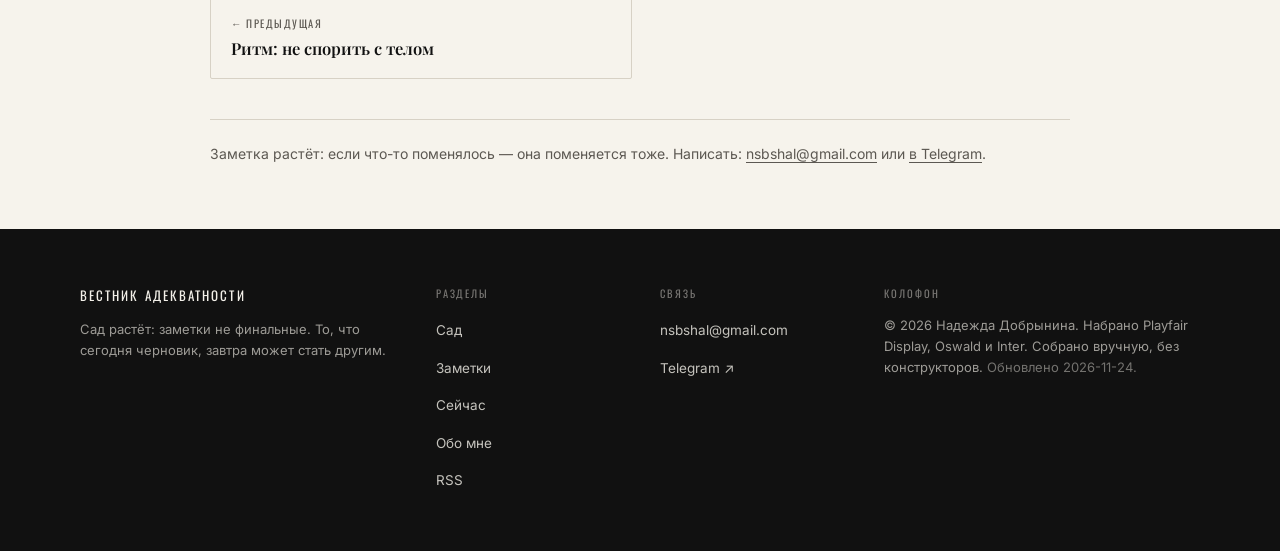
<file: notes/cennosti-na-plakatah.html>
<!DOCTYPE html>
<html lang="ru" data-theme="light">
<head>
<meta charset="utf-8">
<meta name="viewport" content="width=device-width, initial-scale=1">
<title>Ценности на плакатах не работают — Вестник адекватности</title>
<meta name="description" content="Ценности видны не в декларации, а в неудобный момент: когда нужно выбрать между человеком и планом. Всё, что написано на стене, проверяется там.">
<link rel="canonical" href="https://nsbshal-arch.github.io/sad/notes/cennosti-na-plakatah.html">
<meta property="og:type" content="website">
<meta property="og:title" content="Ценности на плакатах не работают — Вестник адекватности">
<meta property="og:description" content="Ценности видны не в декларации, а в неудобный момент: когда нужно выбрать между человеком и планом. Всё, что написано на стене, проверяется там.">
<meta property="og:url" content="https://nsbshal-arch.github.io/sad/notes/cennosti-na-plakatah.html">
<meta property="og:site_name" content="Вестник адекватности">
<meta name="twitter:card" content="summary">
<link rel="alternate" type="application/rss+xml" title="Вестник адекватности" href="../rss.xml">
<link rel="preconnect" href="https://fonts.googleapis.com">
<link rel="preconnect" href="https://fonts.gstatic.com" crossorigin>
<link href="https://fonts.googleapis.com/css2?family=Inter:wght@300;400;500;600&family=Oswald:wght@400;500;600&family=Playfair+Display:ital,wght@0,500;0,600;0,700;0,800;1,400&display=swap" rel="stylesheet">
<link rel="stylesheet" href="../style.css">
<script>
  (function () {
    var t = null;
    try { t = localStorage.getItem("sad-theme"); } catch (e) {}
    if (!t && window.matchMedia && window.matchMedia("(prefers-color-scheme: dark)").matches) t = "dark";
    if (t) document.documentElement.setAttribute("data-theme", t);
  })();
</script>
</head>
<body>
<div class="progress" id="progress" aria-hidden="true"></div>
<header class="site-head">
  <div class="wrap head-inner">
    <a class="wordmark" href="../index.html">
      <span class="wm-main">Вестник<br>адекватности</span>
      <span class="wm-sub">цифровой сад</span>
    </a>
    <nav class="site-nav"><a href="../index.html">Сад</a><a href="../notes.html">Заметки</a><a href="../now.html">Сейчас</a><a href="../about.html">Обо мне</a></nav>
    <button class="theme-toggle" id="themeToggle" aria-label="Сменить тему" title="Сменить тему">
      <span class="tt-sun">☀</span><span class="tt-moon">☾</span>
    </button>
  </div>
</header>

<main>
  <article class="note">
    <div class="wrap note-wrap">
      <div class="note-head">
        <a class="back" href="../notes.html">← все заметки</a>
        <div class="note-meta"><span class="chip chip-draft" title="Собрано, но не отшлифовано. Может поменяться.">черновик</span><span class="nm-date">2026-11-14</span></div>
        <h1 class="note-title">Ценности на плакатах не работают</h1>
        <div class="note-tags"><span class="tag">культура</span><span class="tag">ценности</span><span class="tag">руководители</span></div>
        <p class="status-hint">Собрано, но не отшлифовано. Может поменяться.</p>
      </div>
      <div class="prose">

<p class="lead">Любая компания может написать на стене, что люди — главная ценность. Это ничего не стоит и ни к чему не обязывает.</p>

<p>Ценности проверяются в неудобный момент. Когда сильный сотрудник провалил проект и надо решить: разбираться или искать виноватого. Когда человек просит перенести встречу из-за ребёнка. Когда руководитель врёт в отчёте, а он удобный.</p>

<p>В такие моменты и становится видно, что за декларация: рамка для решений или текст на стене.</p>

<h2>Почему плакаты не работают</h2>

<ul>
  <li><b>Они описывают желаемое, а не происходящее.</b> Люди читают не слова, а поведение вокруг.</li>
  <li><b>Их нельзя проверить.</b> «Мы открыты» — не проверяется. «Плохие новости сообщаем первыми» — проверяется.</li>
  <li><b>Они не помогают выбирать.</b> Ценность нужна в момент выбора между двумя хорошими вариантами, а не в презентации.</li>
</ul>

<h2>Что работает вместо</h2>

<p>Правила, по которым можно принять решение без советника. Не «мы за развитие», а «на обучение в рабочее время руководитель выделяет часы и не отзывает с него людей». Не «мы за заботу», а «вернувшегося после декрета встречает наставник, и он отвечает за результат».</p>

<p>Чем конкретнее правило, тем сильнее оно выглядит как ценность — и тем труднее его имитировать.</p>

      </div>
      
      <aside class="related">
        <div class="foot-label">Связанные заметки</div>
        <a class="rel" href="zabota-zakanchivaetsya.html"><span class="rel-st">зрелая</span><span class="rel-t">Забота заканчивается там, где начинается «ты же тут работала»</span></a><a class="rel" href="adekvatnost-kak-professiya.html"><span class="rel-st">росток</span><span class="rel-t">Адекватность — это профессия</span></a>
      </aside>
      <nav class="pn-nav"><a class="pn prev" href="ritm-ne-sporit.html"><span>← предыдущая</span><b>Ритм: не спорить с телом</b></a></nav>
      <div class="note-foot">
        <p>Заметка растёт: если что-то поменялось — она поменяется тоже. Написать: <a href="mailto:nsbshal@gmail.com">nsbshal@gmail.com</a> или <a href="https://t.me/vestnik_adekvatnosti" target="_blank" rel="noopener">в Telegram</a>.</p>
      </div>
    </div>
  </article>
</main>
<footer class="site-foot">
  <div class="wrap foot-inner">
    <div class="foot-col">
      <div class="foot-brand">Вестник адекватности</div>
      <p class="foot-note">Сад растёт: заметки не финальные. То, что сегодня черновик, завтра может стать другим.</p>
    </div>
    <div class="foot-col">
      <div class="foot-label">Разделы</div>
      <ul class="foot-list"><li><a href="../index.html">Сад</a></li><li><a href="../notes.html">Заметки</a></li><li><a href="../now.html">Сейчас</a></li><li><a href="../about.html">Обо мне</a></li><li><a href="../rss.xml">RSS</a></li></ul>
    </div>
    <div class="foot-col">
      <div class="foot-label">Связь</div>
      <ul class="foot-list">
        <li><a href="mailto:nsbshal@gmail.com">nsbshal@gmail.com</a></li>
        <li><a href="https://t.me/vestnik_adekvatnosti" target="_blank" rel="noopener">Telegram ↗</a></li>
      </ul>
    </div>
    <div class="foot-col foot-col-wide">
      <div class="foot-label">Колофон</div>
      <p class="foot-note">© 2026 Надежда Добрынина. Набрано Playfair Display, Oswald и Inter. Собрано вручную, без конструкторов. <span class="foot-upd">Обновлено 2026-11-24.</span></p>
    </div>
  </div>
</footer>
<script src="../script.js" defer></script>
</body>
</html>
</file>
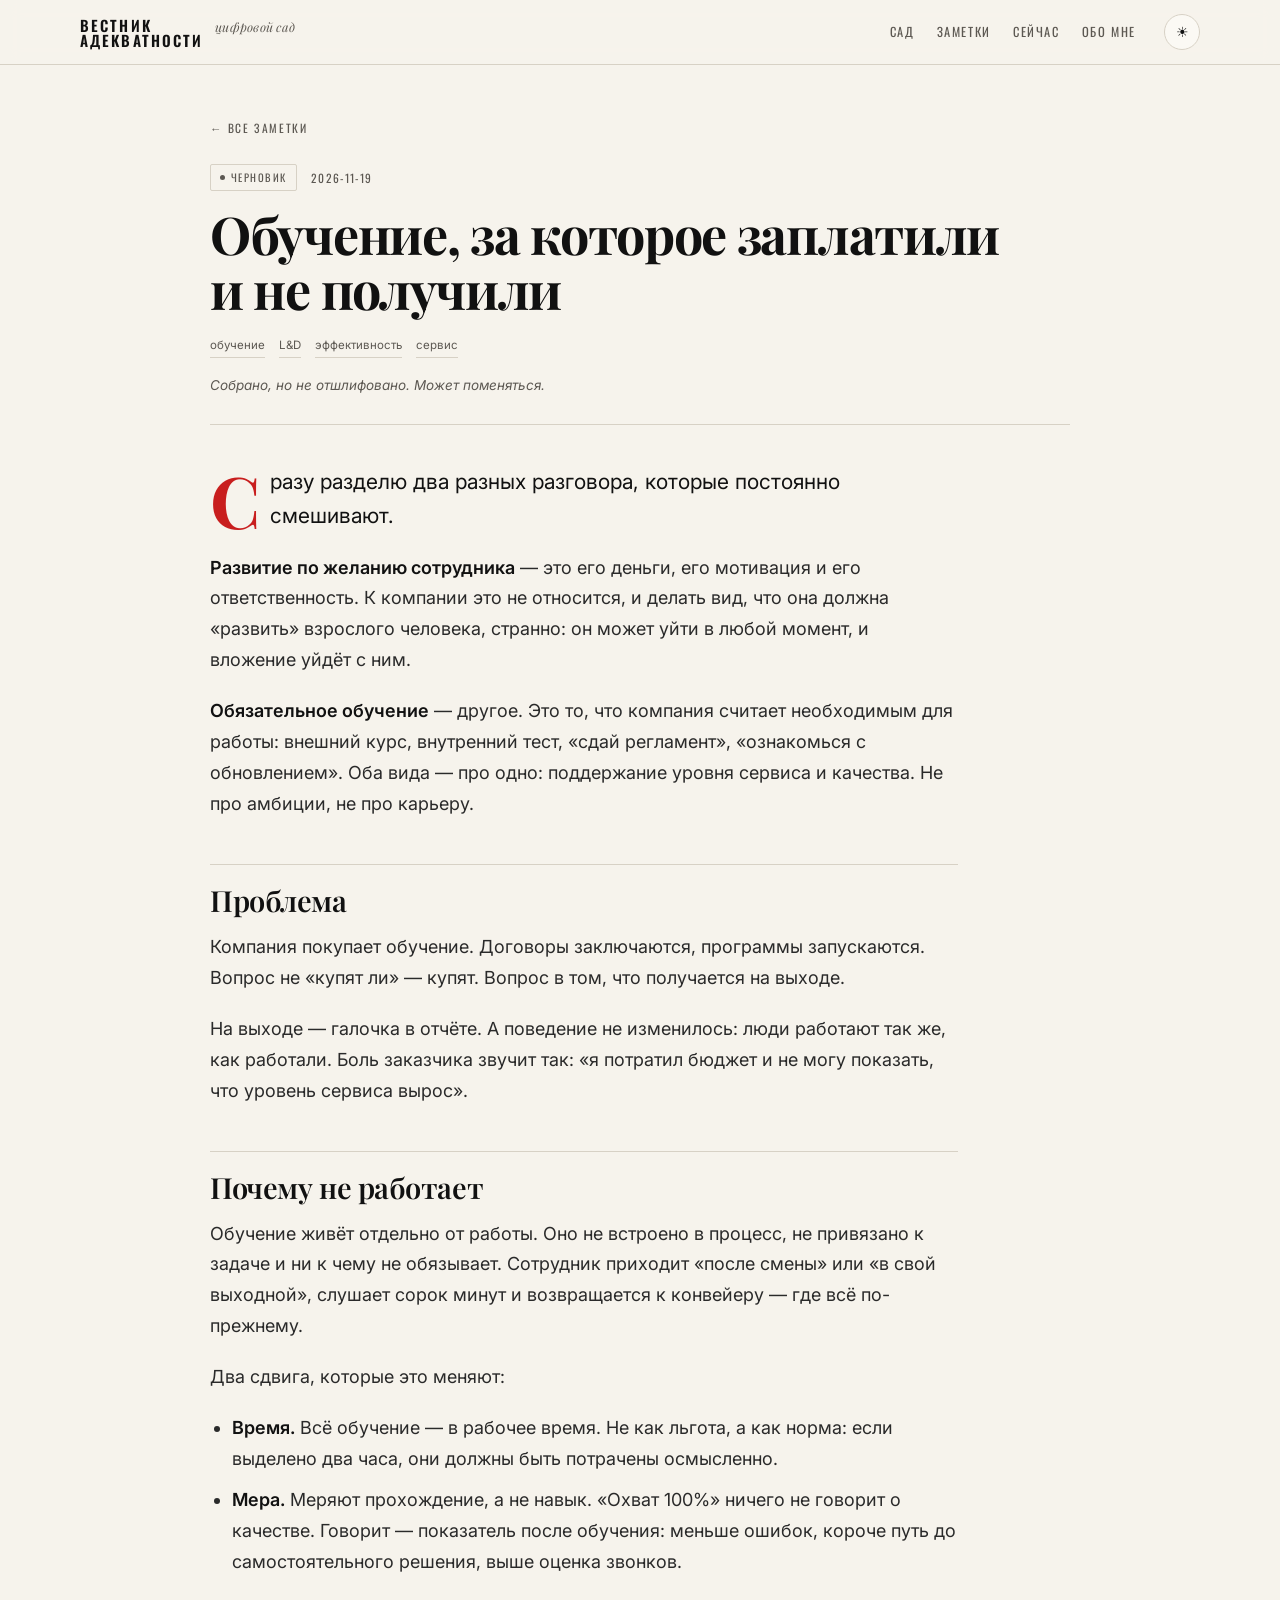
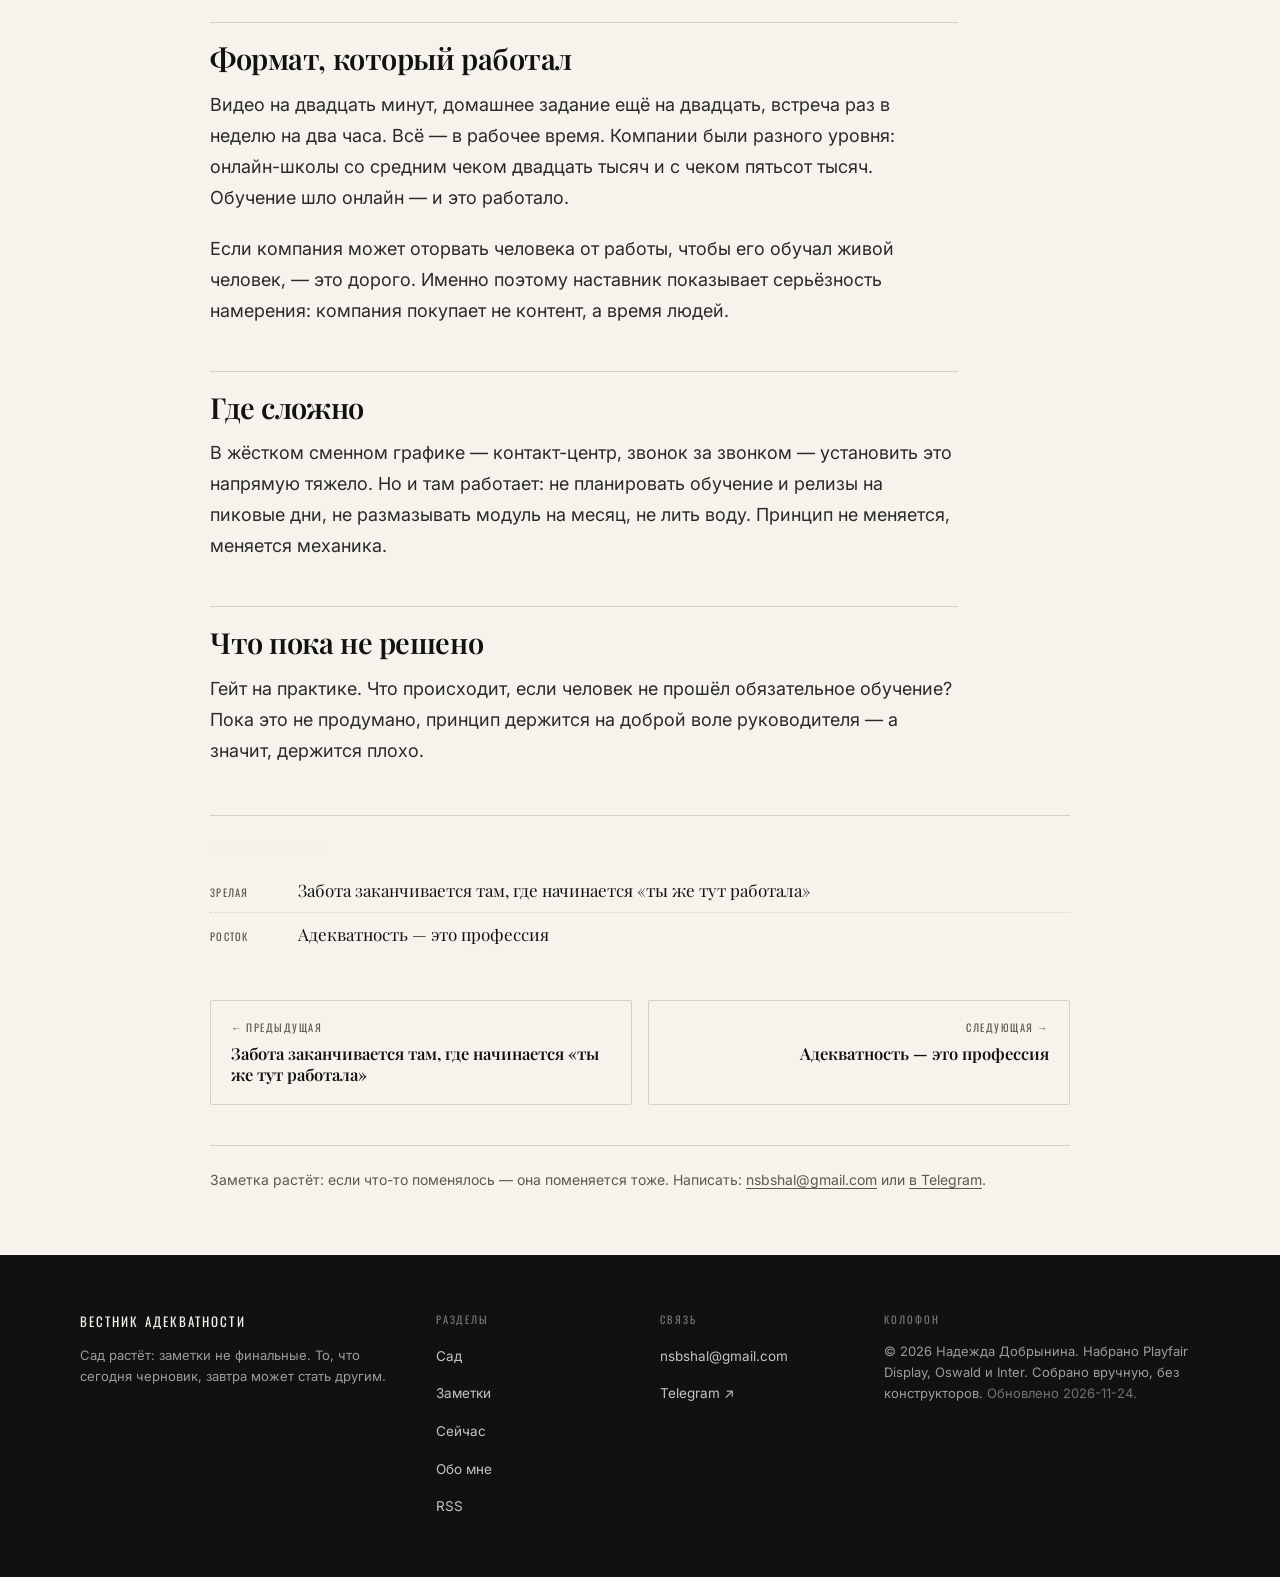
<file: notes/obuchenie-zaplatili.html>
<!DOCTYPE html>
<html lang="ru" data-theme="light">
<head>
<meta charset="utf-8">
<meta name="viewport" content="width=device-width, initial-scale=1">
<title>Обучение, за которое заплатили и не получили — Вестник адекватности</title>
<meta name="description" content="Бюджеты на обучение выделяются — вопрос не в том, купят ли. Вопрос в том, что компания получает на выходе. Обычно — галочку в отчёте: «обучение проведено, охват 100%».">
<link rel="canonical" href="https://nsbshal-arch.github.io/sad/notes/obuchenie-zaplatili.html">
<meta property="og:type" content="website">
<meta property="og:title" content="Обучение, за которое заплатили и не получили — Вестник адекватности">
<meta property="og:description" content="Бюджеты на обучение выделяются — вопрос не в том, купят ли. Вопрос в том, что компания получает на выходе. Обычно — галочку в отчёте: «обучение проведено, охват 100%».">
<meta property="og:url" content="https://nsbshal-arch.github.io/sad/notes/obuchenie-zaplatili.html">
<meta property="og:site_name" content="Вестник адекватности">
<meta name="twitter:card" content="summary">
<link rel="alternate" type="application/rss+xml" title="Вестник адекватности" href="../rss.xml">
<link rel="preconnect" href="https://fonts.googleapis.com">
<link rel="preconnect" href="https://fonts.gstatic.com" crossorigin>
<link href="https://fonts.googleapis.com/css2?family=Inter:wght@300;400;500;600&family=Oswald:wght@400;500;600&family=Playfair+Display:ital,wght@0,500;0,600;0,700;0,800;1,400&display=swap" rel="stylesheet">
<link rel="stylesheet" href="../style.css">
<script>
  (function () {
    var t = null;
    try { t = localStorage.getItem("sad-theme"); } catch (e) {}
    if (!t && window.matchMedia && window.matchMedia("(prefers-color-scheme: dark)").matches) t = "dark";
    if (t) document.documentElement.setAttribute("data-theme", t);
  })();
</script>
</head>
<body>
<div class="progress" id="progress" aria-hidden="true"></div>
<header class="site-head">
  <div class="wrap head-inner">
    <a class="wordmark" href="../index.html">
      <span class="wm-main">Вестник<br>адекватности</span>
      <span class="wm-sub">цифровой сад</span>
    </a>
    <nav class="site-nav"><a href="../index.html">Сад</a><a href="../notes.html">Заметки</a><a href="../now.html">Сейчас</a><a href="../about.html">Обо мне</a></nav>
    <button class="theme-toggle" id="themeToggle" aria-label="Сменить тему" title="Сменить тему">
      <span class="tt-sun">☀</span><span class="tt-moon">☾</span>
    </button>
  </div>
</header>

<main>
  <article class="note">
    <div class="wrap note-wrap">
      <div class="note-head">
        <a class="back" href="../notes.html">← все заметки</a>
        <div class="note-meta"><span class="chip chip-draft" title="Собрано, но не отшлифовано. Может поменяться.">черновик</span><span class="nm-date">2026-11-19</span></div>
        <h1 class="note-title">Обучение, за которое заплатили и не получили</h1>
        <div class="note-tags"><span class="tag">обучение</span><span class="tag">L&amp;D</span><span class="tag">эффективность</span><span class="tag">сервис</span></div>
        <p class="status-hint">Собрано, но не отшлифовано. Может поменяться.</p>
      </div>
      <div class="prose">

<p class="lead">Сразу разделю два разных разговора, которые постоянно смешивают.</p>

<p><b>Развитие по желанию сотрудника</b> — это его деньги, его мотивация и его ответственность. К компании это не относится, и делать вид, что она должна «развить» взрослого человека, странно: он может уйти в любой момент, и вложение уйдёт с ним.</p>

<p><b>Обязательное обучение</b> — другое. Это то, что компания считает необходимым для работы: внешний курс, внутренний тест, «сдай регламент», «ознакомься с обновлением». Оба вида — про одно: поддержание уровня сервиса и качества. Не про амбиции, не про карьеру.</p>

<h2>Проблема</h2>

<p>Компания покупает обучение. Договоры заключаются, программы запускаются. Вопрос не «купят ли» — купят. Вопрос в том, что получается на выходе.</p>

<p>На выходе — галочка в отчёте. А поведение не изменилось: люди работают так же, как работали. Боль заказчика звучит так: «я потратил бюджет и не могу показать, что уровень сервиса вырос».</p>

<h2>Почему не работает</h2>

<p>Обучение живёт отдельно от работы. Оно не встроено в процесс, не привязано к задаче и ни к чему не обязывает. Сотрудник приходит «после смены» или «в свой выходной», слушает сорок минут и возвращается к конвейеру — где всё по-прежнему.</p>

<p>Два сдвига, которые это меняют:</p>

<ul>
  <li><b>Время.</b> Всё обучение — в рабочее время. Не как льгота, а как норма: если выделено два часа, они должны быть потрачены осмысленно.</li>
  <li><b>Мера.</b> Меряют прохождение, а не навык. «Охват 100%» ничего не говорит о качестве. Говорит — показатель после обучения: меньше ошибок, короче путь до самостоятельного решения, выше оценка звонков.</li>
</ul>

<h2>Формат, который работал</h2>

<p>Видео на двадцать минут, домашнее задание ещё на двадцать, встреча раз в неделю на два часа. Всё — в рабочее время. Компании были разного уровня: онлайн-школы со средним чеком двадцать тысяч и с чеком пятьсот тысяч. Обучение шло онлайн — и это работало.</p>

<p>Если компания может оторвать человека от работы, чтобы его обучал живой человек, — это дорого. Именно поэтому наставник показывает серьёзность намерения: компания покупает не контент, а время людей.</p>

<h2>Где сложно</h2>

<p>В жёстком сменном графике — контакт-центр, звонок за звонком — установить это напрямую тяжело. Но и там работает: не планировать обучение и релизы на пиковые дни, не размазывать модуль на месяц, не лить воду. Принцип не меняется, меняется механика.</p>

<h2>Что пока не решено</h2>

<p>Гейт на практике. Что происходит, если человек не прошёл обязательное обучение? Пока это не продумано, принцип держится на доброй воле руководителя — а значит, держится плохо.</p>

      </div>
      
      <aside class="related">
        <div class="foot-label">Связанные заметки</div>
        <a class="rel" href="zabota-zakanchivaetsya.html"><span class="rel-st">зрелая</span><span class="rel-t">Забота заканчивается там, где начинается «ты же тут работала»</span></a><a class="rel" href="adekvatnost-kak-professiya.html"><span class="rel-st">росток</span><span class="rel-t">Адекватность — это профессия</span></a>
      </aside>
      <nav class="pn-nav"><a class="pn prev" href="zabota-zakanchivaetsya.html"><span>← предыдущая</span><b>Забота заканчивается там, где начинается «ты же тут работала»</b></a><a class="pn next" href="adekvatnost-kak-professiya.html"><span>следующая →</span><b>Адекватность — это профессия</b></a></nav>
      <div class="note-foot">
        <p>Заметка растёт: если что-то поменялось — она поменяется тоже. Написать: <a href="mailto:nsbshal@gmail.com">nsbshal@gmail.com</a> или <a href="https://t.me/vestnik_adekvatnosti" target="_blank" rel="noopener">в Telegram</a>.</p>
      </div>
    </div>
  </article>
</main>
<footer class="site-foot">
  <div class="wrap foot-inner">
    <div class="foot-col">
      <div class="foot-brand">Вестник адекватности</div>
      <p class="foot-note">Сад растёт: заметки не финальные. То, что сегодня черновик, завтра может стать другим.</p>
    </div>
    <div class="foot-col">
      <div class="foot-label">Разделы</div>
      <ul class="foot-list"><li><a href="../index.html">Сад</a></li><li><a href="../notes.html">Заметки</a></li><li><a href="../now.html">Сейчас</a></li><li><a href="../about.html">Обо мне</a></li><li><a href="../rss.xml">RSS</a></li></ul>
    </div>
    <div class="foot-col">
      <div class="foot-label">Связь</div>
      <ul class="foot-list">
        <li><a href="mailto:nsbshal@gmail.com">nsbshal@gmail.com</a></li>
        <li><a href="https://t.me/vestnik_adekvatnosti" target="_blank" rel="noopener">Telegram ↗</a></li>
      </ul>
    </div>
    <div class="foot-col foot-col-wide">
      <div class="foot-label">Колофон</div>
      <p class="foot-note">© 2026 Надежда Добрынина. Набрано Playfair Display, Oswald и Inter. Собрано вручную, без конструкторов. <span class="foot-upd">Обновлено 2026-11-24.</span></p>
    </div>
  </div>
</footer>
<script src="../script.js" defer></script>
</body>
</html>
</file>
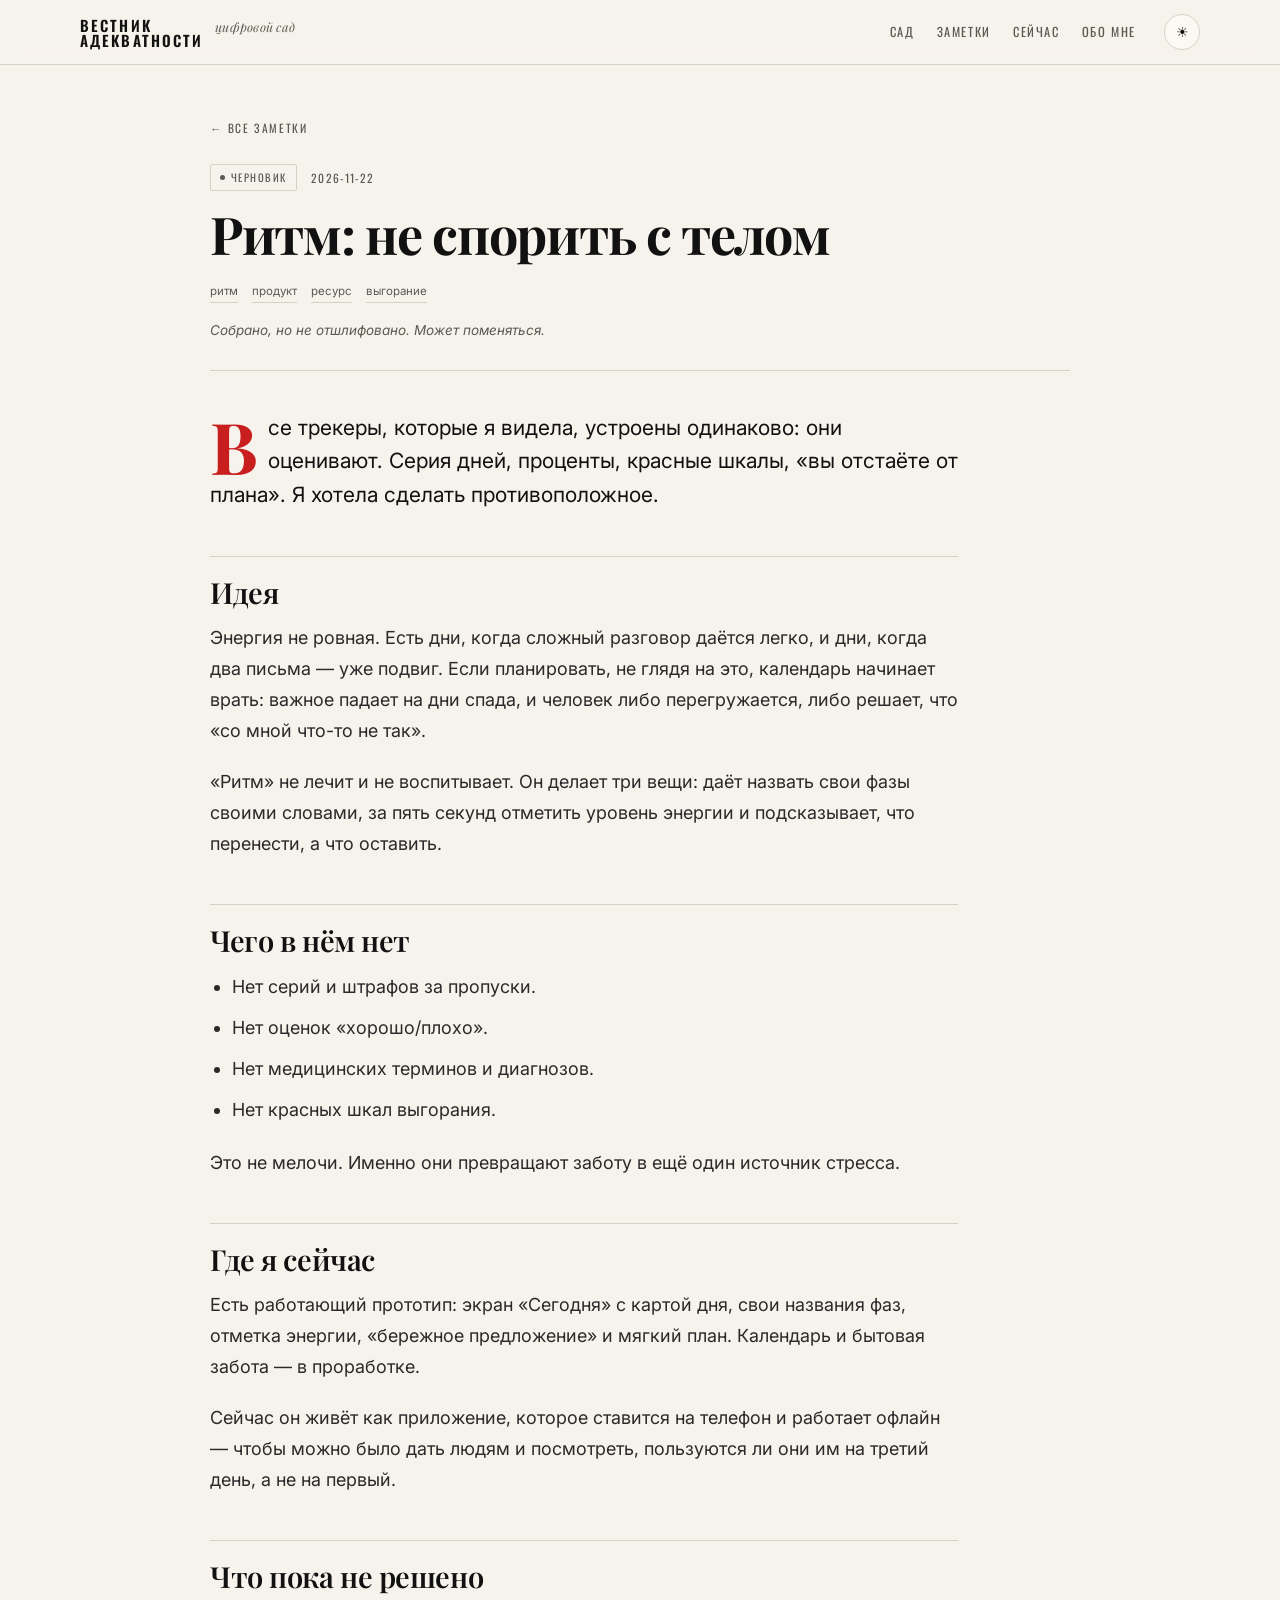
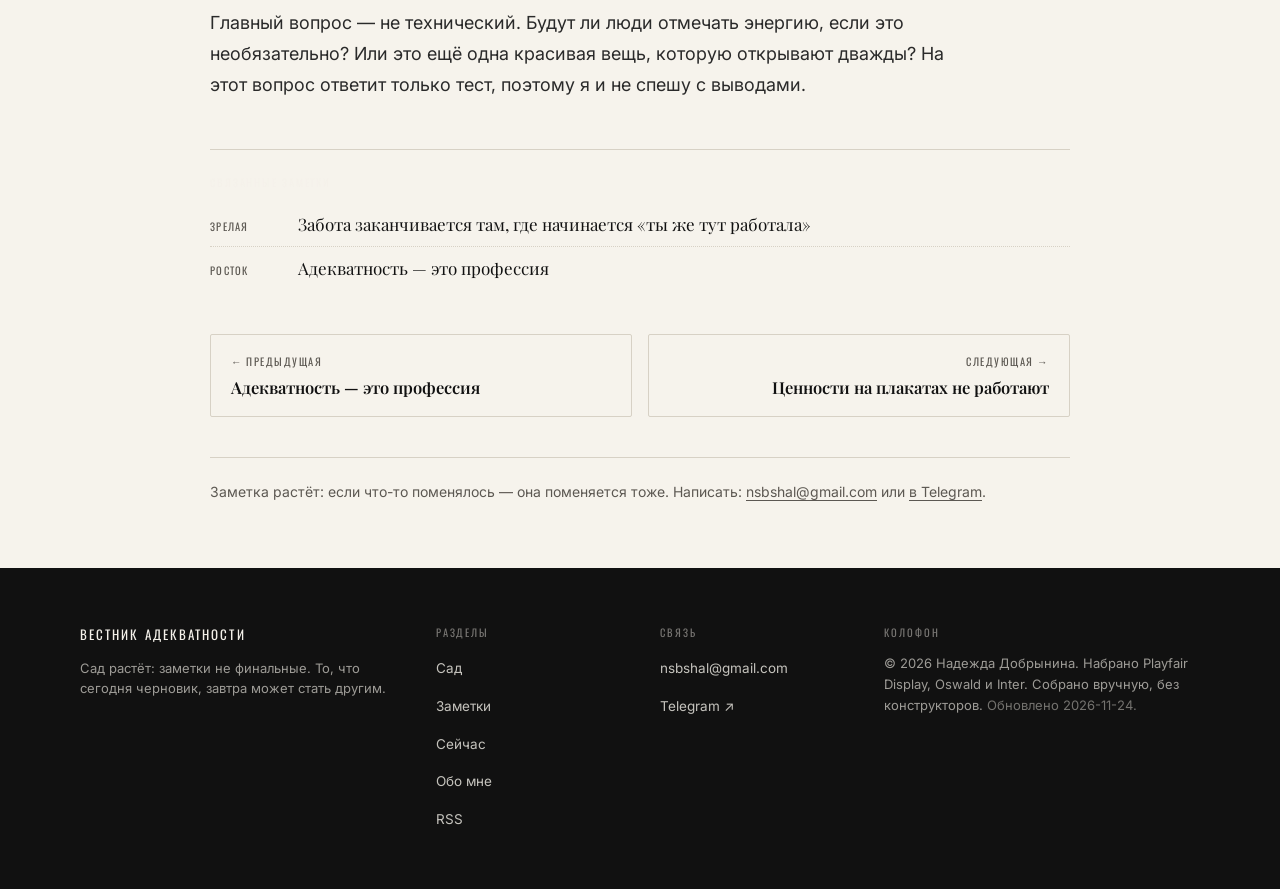
<file: notes/ritm-ne-sporit.html>
<!DOCTYPE html>
<html lang="ru" data-theme="light">
<head>
<meta charset="utf-8">
<meta name="viewport" content="width=device-width, initial-scale=1">
<title>Ритм: не спорить с телом — Вестник адекватности</title>
<meta name="description" content="Приложение, которое не заставляет быть продуктивной, а помогает планировать сложное на дни силы. Сейчас — прототип, который можно поставить на телефон.">
<link rel="canonical" href="https://nsbshal-arch.github.io/sad/notes/ritm-ne-sporit.html">
<meta property="og:type" content="website">
<meta property="og:title" content="Ритм: не спорить с телом — Вестник адекватности">
<meta property="og:description" content="Приложение, которое не заставляет быть продуктивной, а помогает планировать сложное на дни силы. Сейчас — прототип, который можно поставить на телефон.">
<meta property="og:url" content="https://nsbshal-arch.github.io/sad/notes/ritm-ne-sporit.html">
<meta property="og:site_name" content="Вестник адекватности">
<meta name="twitter:card" content="summary">
<link rel="alternate" type="application/rss+xml" title="Вестник адекватности" href="../rss.xml">
<link rel="preconnect" href="https://fonts.googleapis.com">
<link rel="preconnect" href="https://fonts.gstatic.com" crossorigin>
<link href="https://fonts.googleapis.com/css2?family=Inter:wght@300;400;500;600&family=Oswald:wght@400;500;600&family=Playfair+Display:ital,wght@0,500;0,600;0,700;0,800;1,400&display=swap" rel="stylesheet">
<link rel="stylesheet" href="../style.css">
<script>
  (function () {
    var t = null;
    try { t = localStorage.getItem("sad-theme"); } catch (e) {}
    if (!t && window.matchMedia && window.matchMedia("(prefers-color-scheme: dark)").matches) t = "dark";
    if (t) document.documentElement.setAttribute("data-theme", t);
  })();
</script>
</head>
<body>
<div class="progress" id="progress" aria-hidden="true"></div>
<header class="site-head">
  <div class="wrap head-inner">
    <a class="wordmark" href="../index.html">
      <span class="wm-main">Вестник<br>адекватности</span>
      <span class="wm-sub">цифровой сад</span>
    </a>
    <nav class="site-nav"><a href="../index.html">Сад</a><a href="../notes.html">Заметки</a><a href="../now.html">Сейчас</a><a href="../about.html">Обо мне</a></nav>
    <button class="theme-toggle" id="themeToggle" aria-label="Сменить тему" title="Сменить тему">
      <span class="tt-sun">☀</span><span class="tt-moon">☾</span>
    </button>
  </div>
</header>

<main>
  <article class="note">
    <div class="wrap note-wrap">
      <div class="note-head">
        <a class="back" href="../notes.html">← все заметки</a>
        <div class="note-meta"><span class="chip chip-draft" title="Собрано, но не отшлифовано. Может поменяться.">черновик</span><span class="nm-date">2026-11-22</span></div>
        <h1 class="note-title">Ритм: не спорить с телом</h1>
        <div class="note-tags"><span class="tag">ритм</span><span class="tag">продукт</span><span class="tag">ресурс</span><span class="tag">выгорание</span></div>
        <p class="status-hint">Собрано, но не отшлифовано. Может поменяться.</p>
      </div>
      <div class="prose">

<p class="lead">Все трекеры, которые я видела, устроены одинаково: они оценивают. Серия дней, проценты, красные шкалы, «вы отстаёте от плана». Я хотела сделать противоположное.</p>

<h2>Идея</h2>

<p>Энергия не ровная. Есть дни, когда сложный разговор даётся легко, и дни, когда два письма — уже подвиг. Если планировать, не глядя на это, календарь начинает врать: важное падает на дни спада, и человек либо перегружается, либо решает, что «со мной что-то не так».</p>

<p>«Ритм» не лечит и не воспитывает. Он делает три вещи: даёт назвать свои фазы своими словами, за пять секунд отметить уровень энергии и подсказывает, что перенести, а что оставить.</p>

<h2>Чего в нём нет</h2>

<ul>
  <li>Нет серий и штрафов за пропуски.</li>
  <li>Нет оценок «хорошо/плохо».</li>
  <li>Нет медицинских терминов и диагнозов.</li>
  <li>Нет красных шкал выгорания.</li>
</ul>

<p>Это не мелочи. Именно они превращают заботу в ещё один источник стресса.</p>

<h2>Где я сейчас</h2>

<p>Есть работающий прототип: экран «Сегодня» с картой дня, свои названия фаз, отметка энергии, «бережное предложение» и мягкий план. Календарь и бытовая забота — в проработке.</p>

<p>Сейчас он живёт как приложение, которое ставится на телефон и работает офлайн — чтобы можно было дать людям и посмотреть, пользуются ли они им на третий день, а не на первый.</p>

<h2>Что пока не решено</h2>

<p>Главный вопрос — не технический. Будут ли люди отмечать энергию, если это необязательно? Или это ещё одна красивая вещь, которую открывают дважды? На этот вопрос ответит только тест, поэтому я и не спешу с выводами.</p>

      </div>
      
      <aside class="related">
        <div class="foot-label">Связанные заметки</div>
        <a class="rel" href="zabota-zakanchivaetsya.html"><span class="rel-st">зрелая</span><span class="rel-t">Забота заканчивается там, где начинается «ты же тут работала»</span></a><a class="rel" href="adekvatnost-kak-professiya.html"><span class="rel-st">росток</span><span class="rel-t">Адекватность — это профессия</span></a>
      </aside>
      <nav class="pn-nav"><a class="pn prev" href="adekvatnost-kak-professiya.html"><span>← предыдущая</span><b>Адекватность — это профессия</b></a><a class="pn next" href="cennosti-na-plakatah.html"><span>следующая →</span><b>Ценности на плакатах не работают</b></a></nav>
      <div class="note-foot">
        <p>Заметка растёт: если что-то поменялось — она поменяется тоже. Написать: <a href="mailto:nsbshal@gmail.com">nsbshal@gmail.com</a> или <a href="https://t.me/vestnik_adekvatnosti" target="_blank" rel="noopener">в Telegram</a>.</p>
      </div>
    </div>
  </article>
</main>
<footer class="site-foot">
  <div class="wrap foot-inner">
    <div class="foot-col">
      <div class="foot-brand">Вестник адекватности</div>
      <p class="foot-note">Сад растёт: заметки не финальные. То, что сегодня черновик, завтра может стать другим.</p>
    </div>
    <div class="foot-col">
      <div class="foot-label">Разделы</div>
      <ul class="foot-list"><li><a href="../index.html">Сад</a></li><li><a href="../notes.html">Заметки</a></li><li><a href="../now.html">Сейчас</a></li><li><a href="../about.html">Обо мне</a></li><li><a href="../rss.xml">RSS</a></li></ul>
    </div>
    <div class="foot-col">
      <div class="foot-label">Связь</div>
      <ul class="foot-list">
        <li><a href="mailto:nsbshal@gmail.com">nsbshal@gmail.com</a></li>
        <li><a href="https://t.me/vestnik_adekvatnosti" target="_blank" rel="noopener">Telegram ↗</a></li>
      </ul>
    </div>
    <div class="foot-col foot-col-wide">
      <div class="foot-label">Колофон</div>
      <p class="foot-note">© 2026 Надежда Добрынина. Набрано Playfair Display, Oswald и Inter. Собрано вручную, без конструкторов. <span class="foot-upd">Обновлено 2026-11-24.</span></p>
    </div>
  </div>
</footer>
<script src="../script.js" defer></script>
</body>
</html>
</file>
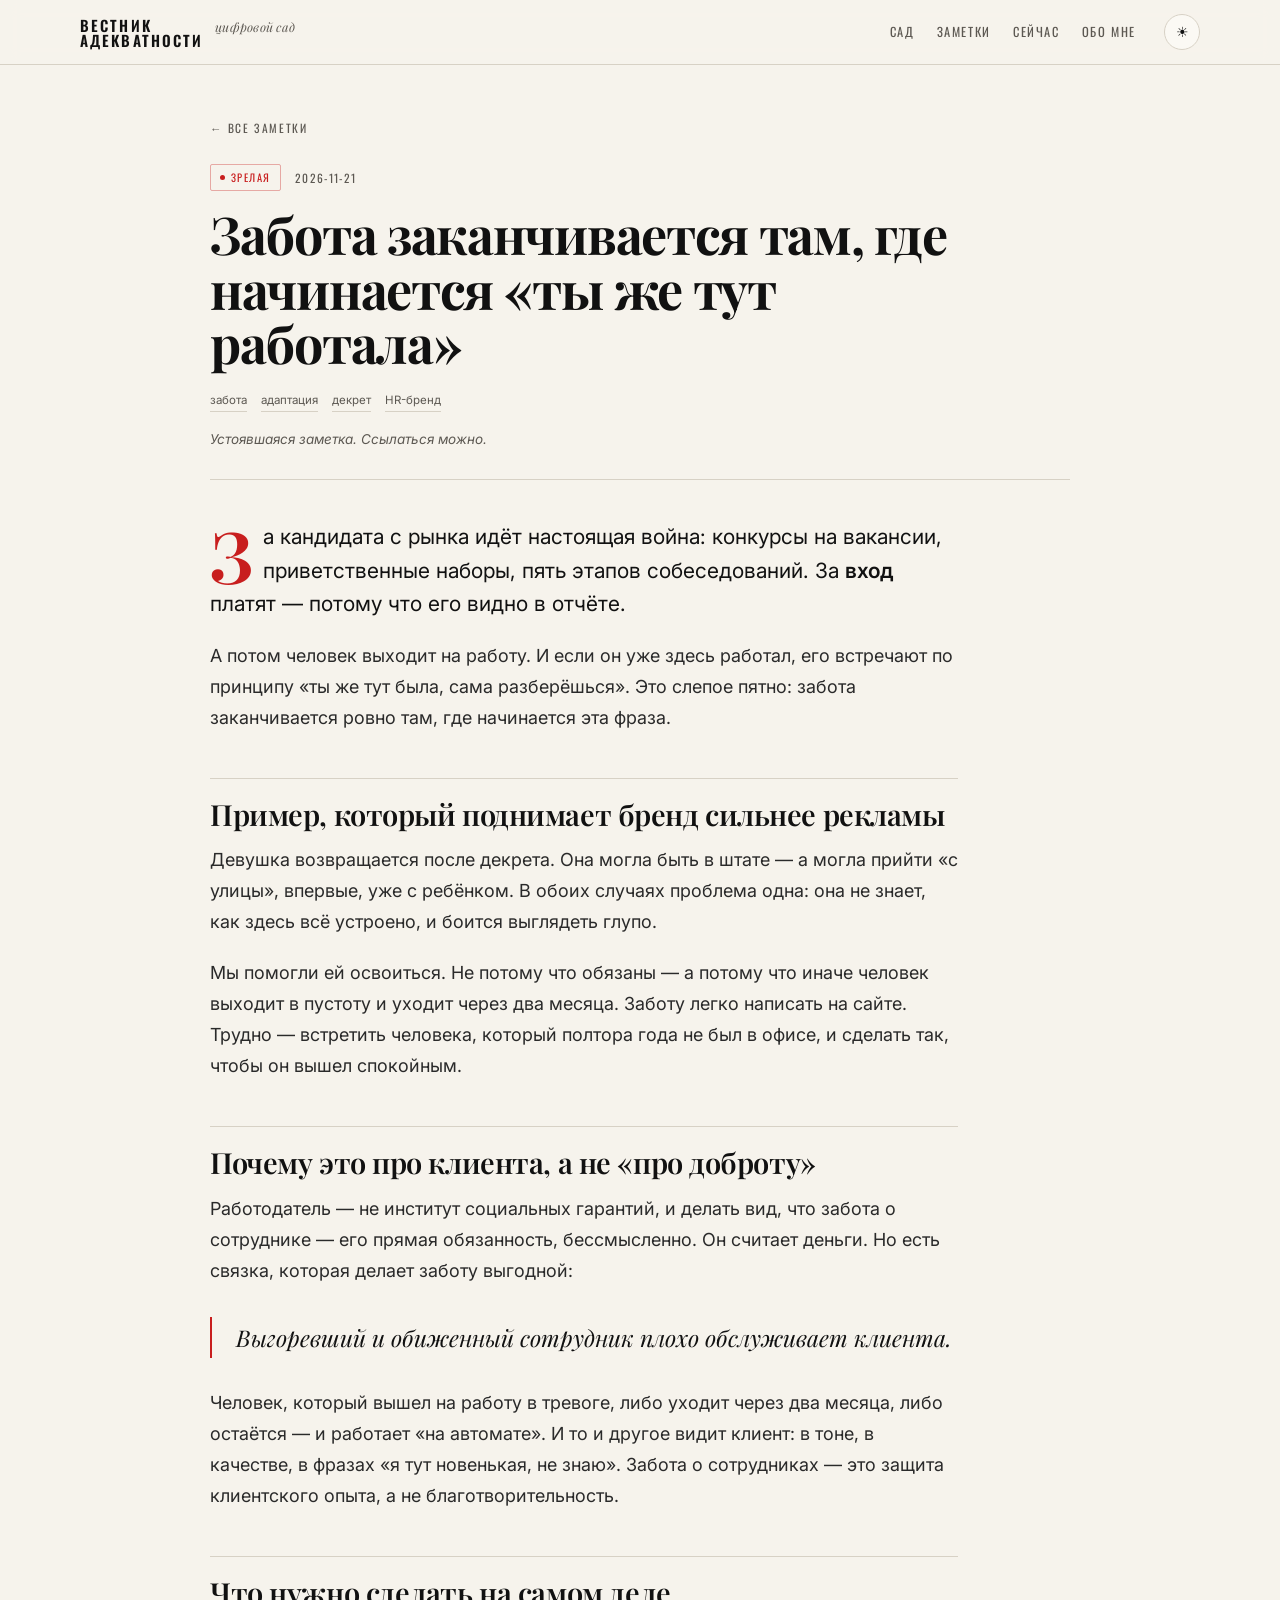
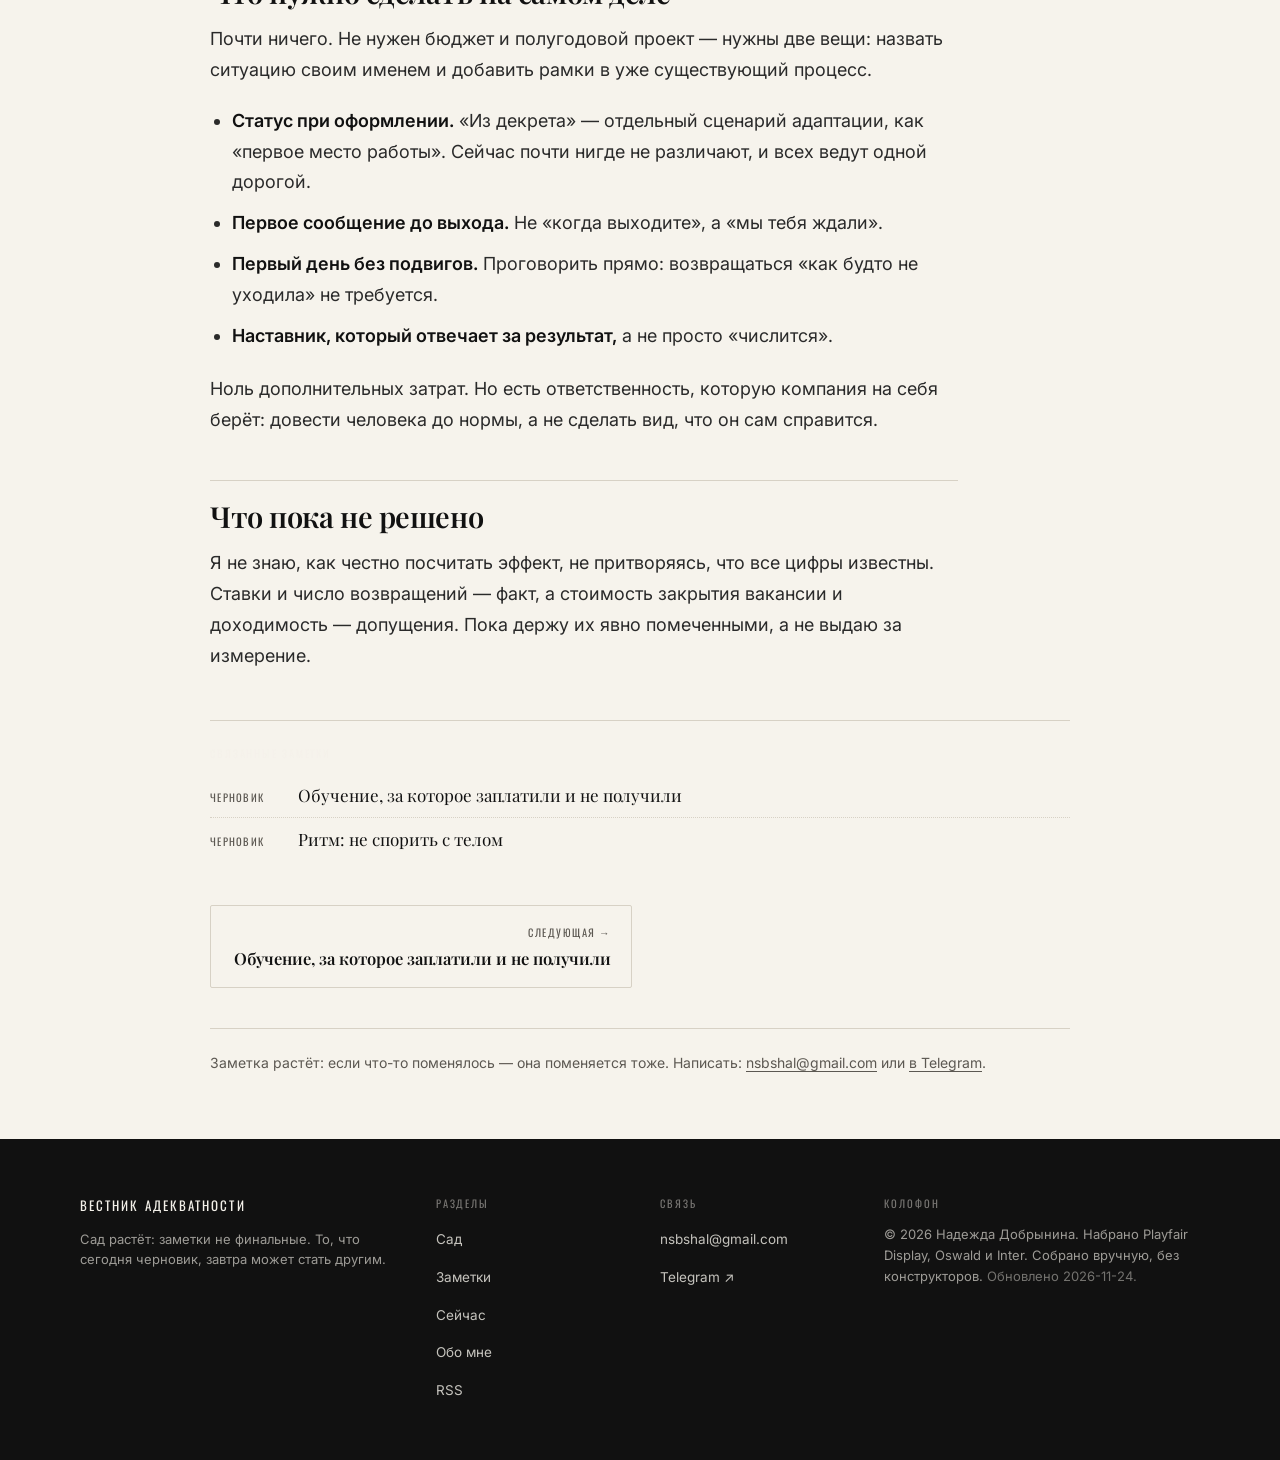
<file: notes/zabota-zakanchivaetsya.html>
<!DOCTYPE html>
<html lang="ru" data-theme="light">
<head>
<meta charset="utf-8">
<meta name="viewport" content="width=device-width, initial-scale=1">
<title>Забота заканчивается там, где начинается «ты же тут работала» — Вестник адекватности</title>
<meta name="description" content="Компании вкладываются во вход: вау-кухни, пять этапов собеседований, мерч. А человек, который возвращается после декрета, приходит в ту же компанию — и его встречают как незнакомца. Приём — это не финиш, а вход в здание.">
<link rel="canonical" href="https://nsbshal-arch.github.io/sad/notes/zabota-zakanchivaetsya.html">
<meta property="og:type" content="website">
<meta property="og:title" content="Забота заканчивается там, где начинается «ты же тут работала» — Вестник адекватности">
<meta property="og:description" content="Компании вкладываются во вход: вау-кухни, пять этапов собеседований, мерч. А человек, который возвращается после декрета, приходит в ту же компанию — и его встречают как незнакомца. Приём — это не финиш, а вход в здание.">
<meta property="og:url" content="https://nsbshal-arch.github.io/sad/notes/zabota-zakanchivaetsya.html">
<meta property="og:site_name" content="Вестник адекватности">
<meta name="twitter:card" content="summary">
<link rel="alternate" type="application/rss+xml" title="Вестник адекватности" href="../rss.xml">
<link rel="preconnect" href="https://fonts.googleapis.com">
<link rel="preconnect" href="https://fonts.gstatic.com" crossorigin>
<link href="https://fonts.googleapis.com/css2?family=Inter:wght@300;400;500;600&family=Oswald:wght@400;500;600&family=Playfair+Display:ital,wght@0,500;0,600;0,700;0,800;1,400&display=swap" rel="stylesheet">
<link rel="stylesheet" href="../style.css">
<script>
  (function () {
    var t = null;
    try { t = localStorage.getItem("sad-theme"); } catch (e) {}
    if (!t && window.matchMedia && window.matchMedia("(prefers-color-scheme: dark)").matches) t = "dark";
    if (t) document.documentElement.setAttribute("data-theme", t);
  })();
</script>
</head>
<body>
<div class="progress" id="progress" aria-hidden="true"></div>
<header class="site-head">
  <div class="wrap head-inner">
    <a class="wordmark" href="../index.html">
      <span class="wm-main">Вестник<br>адекватности</span>
      <span class="wm-sub">цифровой сад</span>
    </a>
    <nav class="site-nav"><a href="../index.html">Сад</a><a href="../notes.html">Заметки</a><a href="../now.html">Сейчас</a><a href="../about.html">Обо мне</a></nav>
    <button class="theme-toggle" id="themeToggle" aria-label="Сменить тему" title="Сменить тему">
      <span class="tt-sun">☀</span><span class="tt-moon">☾</span>
    </button>
  </div>
</header>

<main>
  <article class="note">
    <div class="wrap note-wrap">
      <div class="note-head">
        <a class="back" href="../notes.html">← все заметки</a>
        <div class="note-meta"><span class="chip chip-ever" title="Устоявшаяся заметка. Ссылаться можно.">зрелая</span><span class="nm-date">2026-11-21</span></div>
        <h1 class="note-title">Забота заканчивается там, где начинается «ты же тут работала»</h1>
        <div class="note-tags"><span class="tag">забота</span><span class="tag">адаптация</span><span class="tag">декрет</span><span class="tag">HR-бренд</span></div>
        <p class="status-hint">Устоявшаяся заметка. Ссылаться можно.</p>
      </div>
      <div class="prose">

<p class="lead">За кандидата с рынка идёт настоящая война: конкурсы на вакансии, приветственные наборы, пять этапов собеседований. За <b>вход</b> платят — потому что его видно в отчёте.</p>

<p>А потом человек выходит на работу. И если он уже здесь работал, его встречают по принципу «ты же тут была, сама разберёшься». Это слепое пятно: забота заканчивается ровно там, где начинается эта фраза.</p>

<h2>Пример, который поднимает бренд сильнее рекламы</h2>

<p>Девушка возвращается после декрета. Она могла быть в штате — а могла прийти «с улицы», впервые, уже с ребёнком. В обоих случаях проблема одна: она не знает, как здесь всё устроено, и боится выглядеть глупо.</p>

<p>Мы помогли ей освоиться. Не потому что обязаны — а потому что иначе человек выходит в пустоту и уходит через два месяца. Заботу легко написать на сайте. Трудно — встретить человека, который полтора года не был в офисе, и сделать так, чтобы он вышел спокойным.</p>

<h2>Почему это про клиента, а не «про доброту»</h2>

<p>Работодатель — не институт социальных гарантий, и делать вид, что забота о сотруднике — его прямая обязанность, бессмысленно. Он считает деньги. Но есть связка, которая делает заботу выгодной:</p>

<blockquote>Выгоревший и обиженный сотрудник плохо обслуживает клиента.</blockquote>

<p>Человек, который вышел на работу в тревоге, либо уходит через два месяца, либо остаётся — и работает «на автомате». И то и другое видит клиент: в тоне, в качестве, в фразах «я тут новенькая, не знаю». Забота о сотрудниках — это защита клиентского опыта, а не благотворительность.</p>

<h2>Что нужно сделать на самом деле</h2>

<p>Почти ничего. Не нужен бюджет и полугодовой проект — нужны две вещи: назвать ситуацию своим именем и добавить рамки в уже существующий процесс.</p>

<ul>
  <li><b>Статус при оформлении.</b> «Из декрета» — отдельный сценарий адаптации, как «первое место работы». Сейчас почти нигде не различают, и всех ведут одной дорогой.</li>
  <li><b>Первое сообщение до выхода.</b> Не «когда выходите», а «мы тебя ждали».</li>
  <li><b>Первый день без подвигов.</b> Проговорить прямо: возвращаться «как будто не уходила» не требуется.</li>
  <li><b>Наставник, который отвечает за результат,</b> а не просто «числится».</li>
</ul>

<p>Ноль дополнительных затрат. Но есть ответственность, которую компания на себя берёт: довести человека до нормы, а не сделать вид, что он сам справится.</p>

<h2>Что пока не решено</h2>

<p>Я не знаю, как честно посчитать эффект, не притворяясь, что все цифры известны. Ставки и число возвращений — факт, а стоимость закрытия вакансии и доходимость — допущения. Пока держу их явно помеченными, а не выдаю за измерение.</p>

      </div>
      
      <aside class="related">
        <div class="foot-label">Связанные заметки</div>
        <a class="rel" href="obuchenie-zaplatili.html"><span class="rel-st">черновик</span><span class="rel-t">Обучение, за которое заплатили и не получили</span></a><a class="rel" href="ritm-ne-sporit.html"><span class="rel-st">черновик</span><span class="rel-t">Ритм: не спорить с телом</span></a>
      </aside>
      <nav class="pn-nav"><a class="pn next" href="obuchenie-zaplatili.html"><span>следующая →</span><b>Обучение, за которое заплатили и не получили</b></a></nav>
      <div class="note-foot">
        <p>Заметка растёт: если что-то поменялось — она поменяется тоже. Написать: <a href="mailto:nsbshal@gmail.com">nsbshal@gmail.com</a> или <a href="https://t.me/vestnik_adekvatnosti" target="_blank" rel="noopener">в Telegram</a>.</p>
      </div>
    </div>
  </article>
</main>
<footer class="site-foot">
  <div class="wrap foot-inner">
    <div class="foot-col">
      <div class="foot-brand">Вестник адекватности</div>
      <p class="foot-note">Сад растёт: заметки не финальные. То, что сегодня черновик, завтра может стать другим.</p>
    </div>
    <div class="foot-col">
      <div class="foot-label">Разделы</div>
      <ul class="foot-list"><li><a href="../index.html">Сад</a></li><li><a href="../notes.html">Заметки</a></li><li><a href="../now.html">Сейчас</a></li><li><a href="../about.html">Обо мне</a></li><li><a href="../rss.xml">RSS</a></li></ul>
    </div>
    <div class="foot-col">
      <div class="foot-label">Связь</div>
      <ul class="foot-list">
        <li><a href="mailto:nsbshal@gmail.com">nsbshal@gmail.com</a></li>
        <li><a href="https://t.me/vestnik_adekvatnosti" target="_blank" rel="noopener">Telegram ↗</a></li>
      </ul>
    </div>
    <div class="foot-col foot-col-wide">
      <div class="foot-label">Колофон</div>
      <p class="foot-note">© 2026 Надежда Добрынина. Набрано Playfair Display, Oswald и Inter. Собрано вручную, без конструкторов. <span class="foot-upd">Обновлено 2026-11-24.</span></p>
    </div>
  </div>
</footer>
<script src="../script.js" defer></script>
</body>
</html>
</file>
<file: style.css>
/* Вестник адекватности — цифровой сад
   Тема: журнальная типографика, бумага, тонкие линейки. */

:root {
  --paper: #f6f3ec;
  --surface: #fbf9f4;
  --ink: #111111;
  --charcoal: #2a2a2a;
  --muted: #5c5852;
  --hair: #d7d1c5;
  --hair-soft: #e6e1d6;
  --crimson: #c81e1e;
  --crimson-soft: rgba(200, 30, 30, .07);
  --green: #2f6b52;
  --shadow: 0 1px 2px rgba(17, 17, 17, .04), 0 18px 40px -28px rgba(17, 17, 17, .35);
  --max: 1120px;
  --read: 68ch;
  --serif: "Playfair Display", Georgia, "Times New Roman", serif;
  --cond: "Oswald", "Arial Narrow", Impact, sans-serif;
  --sans: "Inter", -apple-system, system-ui, "Segoe UI", Roboto, sans-serif;
}

html[data-theme="dark"] {
  --paper: #131211;
  --surface: #1b1a18;
  --ink: #f3f0e9;
  --charcoal: #ddd8cf;
  --muted: #a5a099;
  --hair: #34312c;
  --hair-soft: #2a2723;
  --crimson: #ff6f5e;
  --crimson-soft: rgba(255, 111, 94, .09);
  --green: #7fd0b6;
  --shadow: 0 1px 2px rgba(0, 0, 0, .4), 0 18px 40px -28px rgba(0, 0, 0, .8);
}

* { box-sizing: border-box; }

html { scroll-behavior: smooth; }

body {
  margin: 0;
  background: var(--paper);
  color: var(--ink);
  font-family: var(--sans);
  font-size: 17px;
  line-height: 1.68;
  -webkit-font-smoothing: antialiased;
  text-rendering: optimizeLegibility;
  transition: background .25s ease, color .25s ease;
}

img { max-width: 100%; display: block; }
a { color: inherit; text-decoration-thickness: 1px; text-underline-offset: 3px; }
a:hover { color: var(--crimson); }
::selection { background: var(--crimson); color: #fff; }

.wrap { width: min(var(--max), calc(100% - 48px)); margin-inline: auto; }

/* ---------- progress ---------- */
.progress {
  position: fixed; top: 0; left: 0; height: 2px; width: 0;
  background: var(--crimson); z-index: 100; transition: width .1s linear;
}

/* ---------- header ---------- */
.site-head {
  position: sticky; top: 0; z-index: 60;
  background: color-mix(in srgb, var(--paper) 88%, transparent);
  backdrop-filter: saturate(140%) blur(10px);
  border-bottom: 1px solid var(--hair);
}
.head-inner { display: flex; align-items: center; gap: 28px; padding: 14px 0; }

.wordmark { display: flex; align-items: baseline; gap: 12px; text-decoration: none; flex: none; }
.wm-main {
  font-family: var(--cond); font-weight: 600; font-size: 15px;
  line-height: 1.02; letter-spacing: .14em; text-transform: uppercase;
}
.wm-sub {
  font-family: var(--serif); font-style: italic; font-size: 12.5px;
  color: var(--muted); letter-spacing: .02em;
}
.site-nav { display: flex; gap: 22px; margin-left: auto; }
.site-nav a {
  font-family: var(--cond); font-size: 12.5px; letter-spacing: .13em;
  text-transform: uppercase; text-decoration: none; color: var(--muted);
  padding: 6px 0; border-bottom: 1px solid transparent; transition: .2s;
}
.site-nav a:hover { color: var(--ink); border-bottom-color: var(--crimson); }

.theme-toggle {
  flex: none; width: 36px; height: 36px; border-radius: 50%;
  border: 1px solid var(--hair); background: var(--surface); color: var(--ink);
  cursor: pointer; font-size: 14px; display: grid; place-items: center;
  transition: .2s;
}
.theme-toggle:hover { border-color: var(--crimson); color: var(--crimson); }
.tt-moon { display: none; }
html[data-theme="dark"] .tt-sun { display: none; }
html[data-theme="dark"] .tt-moon { display: inline; }

/* ---------- hero ---------- */
.hero { padding: 78px 0 64px; border-bottom: 1px solid var(--hair); }
.kicker {
  font-family: var(--cond); font-size: 11.5px; letter-spacing: .22em;
  text-transform: uppercase; color: var(--crimson); font-weight: 500;
}
.hero-title {
  font-family: var(--serif); font-weight: 700; font-size: clamp(42px, 7vw, 84px);
  line-height: .98; letter-spacing: -.03em; margin: 22px 0 0; max-width: 16ch;
}
.hero-lead {
  margin: 26px 0 0; font-size: 19.5px; line-height: 1.62;
  color: var(--charcoal); max-width: 56ch;
}
.hero-meta {
  margin-top: 30px; display: flex; align-items: center; gap: 12px;
  font-family: var(--cond); font-size: 12px; letter-spacing: .14em;
  text-transform: uppercase; color: var(--muted);
}
.hero-meta a { color: var(--muted); }
.hero-meta .dot { opacity: .5; }

/* ---------- sections ---------- */
.section { padding: 72px 0; }
.section-tight { padding: 44px 0 72px; }
.section-alt { background: var(--surface); border-top: 1px solid var(--hair); border-bottom: 1px solid var(--hair); }
.sec-head { display: flex; align-items: baseline; justify-content: space-between; gap: 24px; flex-wrap: wrap; margin-bottom: 34px; }
.sec-title { font-family: var(--serif); font-weight: 600; font-size: clamp(26px, 3vw, 38px); line-height: 1.1; letter-spacing: -.02em; margin: 0; }
.legend { display: flex; gap: 8px; }

/* ---------- chips ---------- */
.chip {
  display: inline-flex; align-items: center; gap: 6px;
  font-family: var(--cond); font-size: 10.5px; letter-spacing: .14em;
  text-transform: uppercase; padding: 4px 9px; border-radius: 2px;
  border: 1px solid var(--hair); color: var(--muted); white-space: nowrap;
}
.chip::before { content: ""; width: 5px; height: 5px; border-radius: 50%; background: currentColor; }
.chip-seed { color: var(--green); border-color: color-mix(in srgb, var(--green) 40%, transparent); }
.chip-draft { color: var(--muted); }
.chip-ever { color: var(--crimson); border-color: color-mix(in srgb, var(--crimson) 35%, transparent); }

.tag {
  font-family: var(--sans); font-size: 11.5px; color: var(--muted);
  border-bottom: 1px solid var(--hair); padding-bottom: 1px;
}
.tag i { font-style: normal; opacity: .5; margin-left: 4px; font-size: 10px; }
.tag-cloud { display: flex; flex-wrap: wrap; gap: 14px; margin-top: 22px; }

/* ---------- notes grid ---------- */
.notes-grid { display: grid; grid-template-columns: repeat(3, 1fr); gap: 0; border-top: 1px solid var(--hair); }
.note-card {
  display: flex; flex-direction: column; gap: 12px; text-decoration: none;
  padding: 28px 26px 30px; border-bottom: 1px solid var(--hair);
  border-right: 1px solid var(--hair); transition: background .2s ease;
  position: relative;
}
.note-card:nth-child(3n) { border-right: 0; }
.note-card:hover { background: var(--surface); color: inherit; }
.note-card:hover .nc-title { color: var(--crimson); }
.nc-top { display: flex; align-items: center; justify-content: space-between; gap: 12px; }
.nc-date { font-family: var(--cond); font-size: 11px; letter-spacing: .1em; color: var(--muted); }
.nc-title { font-family: var(--serif); font-weight: 600; font-size: 22px; line-height: 1.22; letter-spacing: -.015em; margin: 0; transition: color .2s; }
.nc-excerpt { margin: 0; font-size: 14.5px; line-height: 1.6; color: var(--muted); }
.nc-tags { display: flex; flex-wrap: wrap; gap: 12px; margin-top: auto; padding-top: 6px; }

/* ---------- about strip ---------- */
.about-strip { display: grid; grid-template-columns: 1.4fr .9fr; gap: 56px; align-items: start; }
.as-text p { margin: 14px 0 0; color: var(--charcoal); max-width: 52ch; }
.link-arrow {
  font-family: var(--cond); font-size: 12.5px; letter-spacing: .12em;
  text-transform: uppercase; text-decoration: none; color: var(--crimson);
  border-bottom: 1px solid currentColor; padding-bottom: 2px;
}
.as-links { display: grid; gap: 0; border-top: 1px solid var(--hair); }
.quick {
  display: flex; flex-direction: column; gap: 3px; text-decoration: none;
  padding: 16px 0; border-bottom: 1px solid var(--hair); transition: .2s;
}
.quick:hover { padding-left: 8px; color: inherit; }
.q-label { font-family: var(--cond); font-size: 12.5px; letter-spacing: .12em; text-transform: uppercase; }
.q-text { font-size: 13px; color: var(--muted); }

/* ---------- page head ---------- */
.page-head { padding: 64px 0 34px; border-bottom: 1px solid var(--hair); }
.page-title { font-family: var(--serif); font-weight: 700; font-size: clamp(38px, 5.5vw, 64px); line-height: 1; letter-spacing: -.03em; margin: 18px 0 0; }
.page-lead { margin: 20px 0 0; font-size: 18px; color: var(--charcoal); max-width: 56ch; }

/* ---------- notes list ---------- */
.notes-list { border-top: 1px solid var(--hair); }
.note-row {
  display: grid; grid-template-columns: 110px 1fr auto; gap: 26px; align-items: start;
  padding: 24px 4px; border-bottom: 1px solid var(--hair); text-decoration: none;
  transition: background .2s, padding .2s;
}
.note-row:hover { background: var(--surface); color: inherit; padding-left: 12px; }
.nr-date { font-family: var(--cond); font-size: 11.5px; letter-spacing: .1em; color: var(--muted); padding-top: 6px; }
.nr-body { display: flex; flex-direction: column; gap: 6px; }
.nr-title { font-family: var(--serif); font-size: 22px; font-weight: 600; line-height: 1.25; letter-spacing: -.015em; }
.note-row:hover .nr-title { color: var(--crimson); }
.nr-excerpt { font-size: 14.5px; color: var(--muted); line-height: 1.55; max-width: 70ch; }
.nr-status { padding-top: 4px; }

/* ---------- note page ---------- */
.note { padding: 48px 0 24px; }
.note-wrap { max-width: 860px; }
.note-head { border-bottom: 1px solid var(--hair); padding-bottom: 28px; }
.back { font-family: var(--cond); font-size: 11.5px; letter-spacing: .14em; text-transform: uppercase; color: var(--muted); text-decoration: none; }
.back:hover { color: var(--crimson); }
.note-meta { display: flex; align-items: center; gap: 14px; margin-top: 22px; }
.nm-date { font-family: var(--cond); font-size: 11.5px; letter-spacing: .12em; color: var(--muted); }
.note-title { font-family: var(--serif); font-weight: 700; font-size: clamp(32px, 4.6vw, 52px); line-height: 1.05; letter-spacing: -.025em; margin: 16px 0 0; max-width: 24ch; }
.note-tags { display: flex; flex-wrap: wrap; gap: 14px; margin-top: 20px; }
.status-hint { margin: 16px 0 0; font-size: 13.5px; color: var(--muted); font-style: italic; }

/* ---------- prose ---------- */
.prose { max-width: var(--read); margin-top: 40px; font-size: 18px; line-height: 1.72; }
.prose p { margin: 0 0 20px; color: var(--charcoal); }
.prose .lead { font-size: 21px; line-height: 1.6; color: var(--ink); }
.prose .lead::first-letter {
  float: left; font-family: var(--serif); font-weight: 700; font-size: 3.4em;
  line-height: .82; padding: 6px 10px 0 0; color: var(--crimson);
}
.prose h2 {
  font-family: var(--serif); font-weight: 600; font-size: clamp(23px, 2.4vw, 29px);
  line-height: 1.2; letter-spacing: -.015em; margin: 44px 0 14px;
  padding-top: 18px; border-top: 1px solid var(--hair);
}
.prose h2:first-child { border-top: 0; padding-top: 0; margin-top: 0; }
.prose ul, .prose ol { margin: 0 0 22px; padding-left: 22px; color: var(--charcoal); }
.prose li { margin-bottom: 10px; }
.prose b, .prose strong { color: var(--ink); font-weight: 600; }
.prose i { color: var(--muted); }
.prose blockquote {
  margin: 30px 0; padding: 4px 0 4px 24px; border-left: 2px solid var(--crimson);
  font-family: var(--serif); font-size: 23px; line-height: 1.45; color: var(--ink); font-style: italic;
}

/* ---------- related & prev/next ---------- */
.related { margin-top: 48px; padding-top: 24px; border-top: 1px solid var(--hair); }
.foot-label { font-family: var(--cond); font-size: 11px; letter-spacing: .16em; text-transform: uppercase; color: var(--muted); margin-bottom: 14px; }
.rel { display: flex; align-items: baseline; gap: 12px; padding: 10px 0; text-decoration: none; border-bottom: 1px dotted var(--hair); }
.rel:last-child { border-bottom: 0; }
.rel:hover .rel-t { color: var(--crimson); }
.rel-st { font-family: var(--cond); font-size: 10.5px; letter-spacing: .12em; text-transform: uppercase; color: var(--muted); flex: none; width: 76px; }
.rel-t { font-family: var(--serif); font-size: 17px; line-height: 1.35; }

.pn-nav { display: grid; grid-template-columns: 1fr 1fr; gap: 16px; margin-top: 44px; }
.pn {
  display: flex; flex-direction: column; gap: 6px; text-decoration: none;
  padding: 18px 20px; border: 1px solid var(--hair); border-radius: 2px; transition: .2s;
}
.pn:hover { border-color: var(--crimson); color: inherit; }
.pn span { font-family: var(--cond); font-size: 10.5px; letter-spacing: .14em; text-transform: uppercase; color: var(--muted); }
.pn b { font-family: var(--serif); font-size: 16.5px; font-weight: 600; line-height: 1.3; }
.pn.next { text-align: right; align-items: flex-end; }

.note-foot { margin-top: 40px; padding-top: 22px; border-top: 1px solid var(--hair); }
.note-foot p { font-size: 14px; color: var(--muted); margin: 0; }

/* ---------- about / now ---------- */
.about-grid { display: grid; grid-template-columns: 1fr 280px; gap: 64px; align-items: start; }
.about-grid .prose { margin-top: 0; max-width: none; }
.about-side { display: grid; gap: 0; border-top: 1px solid var(--hair); position: sticky; top: 92px; }
.fact { padding: 18px 0; border-bottom: 1px solid var(--hair); }
.f-num { display: block; font-family: var(--serif); font-weight: 700; font-size: 34px; line-height: 1; letter-spacing: -.03em; color: var(--crimson); }
.f-lab { display: block; margin-top: 8px; font-size: 13px; line-height: 1.45; color: var(--muted); }
.fact .link-arrow { font-size: 12px; }

/* ---------- footer ---------- */
.site-foot { background: var(--ink); color: #f3f0e9; margin-top: 40px; }
html[data-theme="dark"] .site-foot { background: #0b0b0a; border-top: 1px solid var(--hair); }
.foot-inner { display: grid; grid-template-columns: 1.2fr .7fr .7fr 1.2fr; gap: 40px; padding: 56px 0 48px; }
.foot-brand { font-family: var(--cond); font-size: 13px; letter-spacing: .16em; text-transform: uppercase; }
.foot-note { font-size: 13px; line-height: 1.6; color: rgba(243, 240, 233, .62); margin: 12px 0 0; }
.foot-upd { opacity: .7; }
.foot-label { font-family: var(--cond); font-size: 10.5px; letter-spacing: .18em; text-transform: uppercase; color: rgba(243, 240, 233, .45); margin-bottom: 12px; }
.foot-list { list-style: none; margin: 0; padding: 0; }
.foot-list li { margin-bottom: 9px; }
.foot-list a { font-size: 13.5px; color: rgba(243, 240, 233, .8); text-decoration: none; }
.foot-list a:hover { color: #fff; text-decoration: underline; }

/* ---------- responsive ---------- */
@media (max-width: 980px) {
  .notes-grid { grid-template-columns: repeat(2, 1fr); }
  .note-card:nth-child(3n) { border-right: 1px solid var(--hair); }
  .note-card:nth-child(2n) { border-right: 0; }
  .about-strip, .about-grid { grid-template-columns: 1fr; gap: 36px; }
  .about-side { position: static; }
  .foot-inner { grid-template-columns: 1fr 1fr; gap: 32px; }
}

@media (max-width: 720px) {
  body { font-size: 16.5px; }
  .wrap { width: calc(100% - 32px); }
  .head-inner { gap: 12px; padding: 12px 0; }
  .wm-main { font-size: 13px; letter-spacing: .1em; }
  .wm-sub { display: none; }
  .site-nav { gap: 12px; overflow-x: auto; scrollbar-width: none; -webkit-overflow-scrolling: touch; }
  .site-nav::-webkit-scrollbar { display: none; }
  .site-nav a { font-size: 10.5px; letter-spacing: .06em; white-space: nowrap; }
  .hero { padding: 48px 0 40px; }
  .hero-title { font-size: clamp(34px, 10vw, 52px); }
  .hero-lead { font-size: 17px; }
  .section { padding: 48px 0; }
  .notes-grid { grid-template-columns: 1fr; }
  .note-card { border-right: 0 !important; padding: 22px 0; }
  .note-row { grid-template-columns: 1fr auto; gap: 10px; }
  .nr-date { grid-column: 1 / -1; padding-top: 0; }
  .prose { font-size: 17px; }
  .prose .lead { font-size: 19px; }
  .prose .lead::first-letter { font-size: 3em; }
  .pn-nav { grid-template-columns: 1fr; }
  .pn.next { text-align: left; align-items: flex-start; }
  .note-title { font-size: clamp(28px, 8vw, 38px); }
  .foot-inner { grid-template-columns: 1fr; gap: 28px; padding: 40px 0 36px; }
}

@media (prefers-reduced-motion: reduce) {
  * { transition: none !important; animation: none !important; }
  html { scroll-behavior: auto; }
}
</file>
